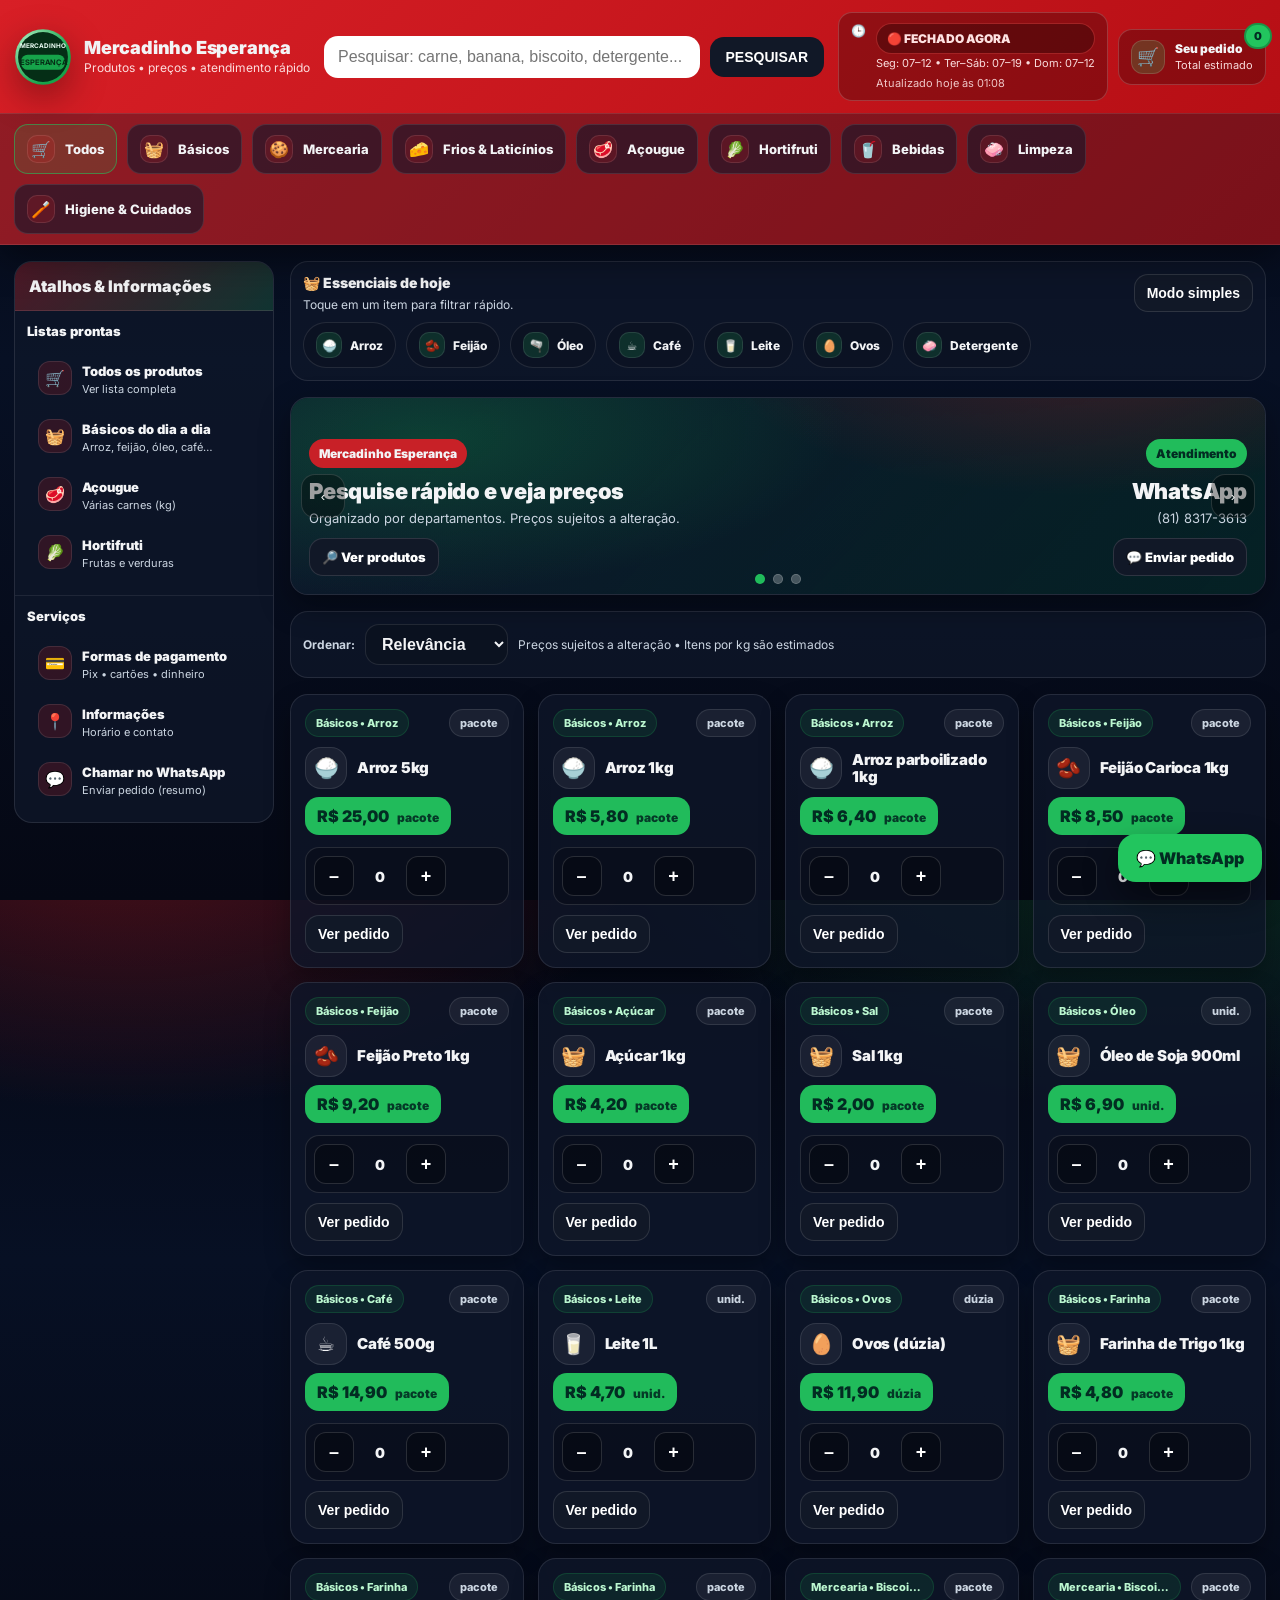
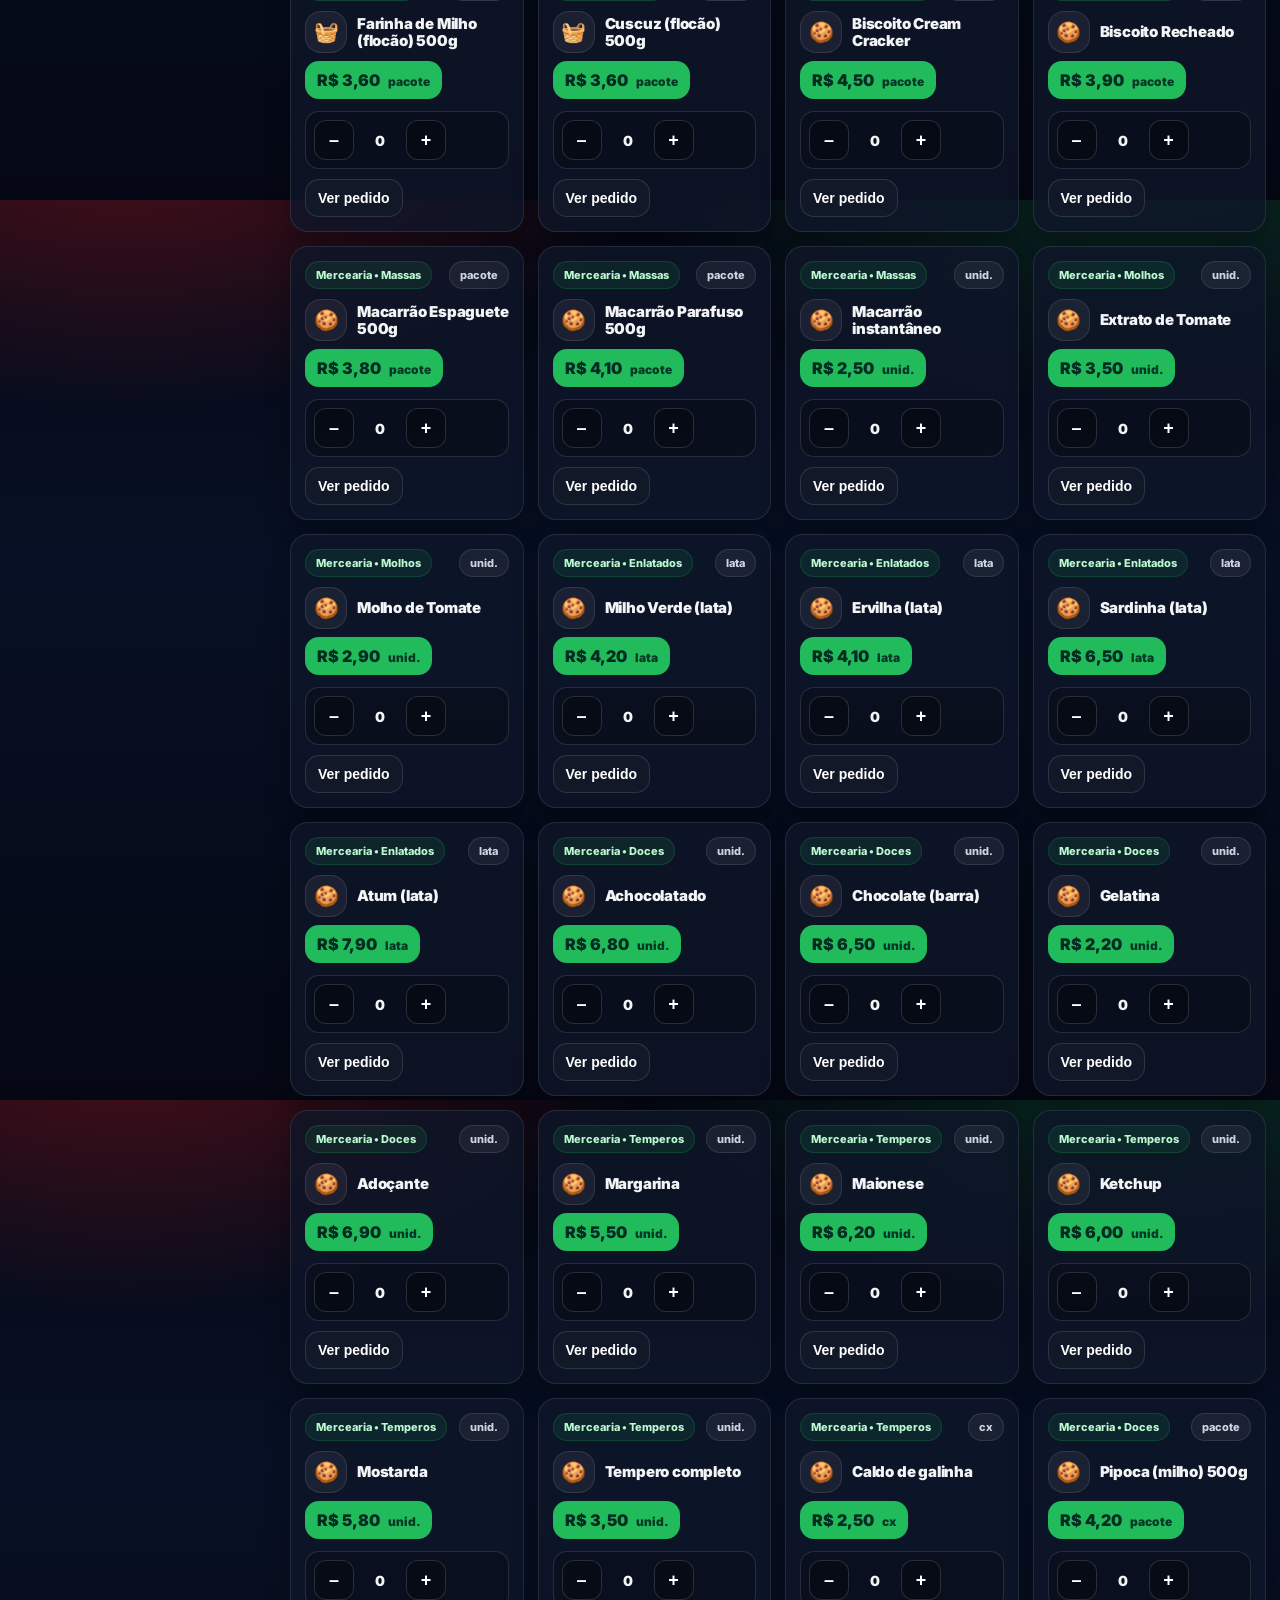
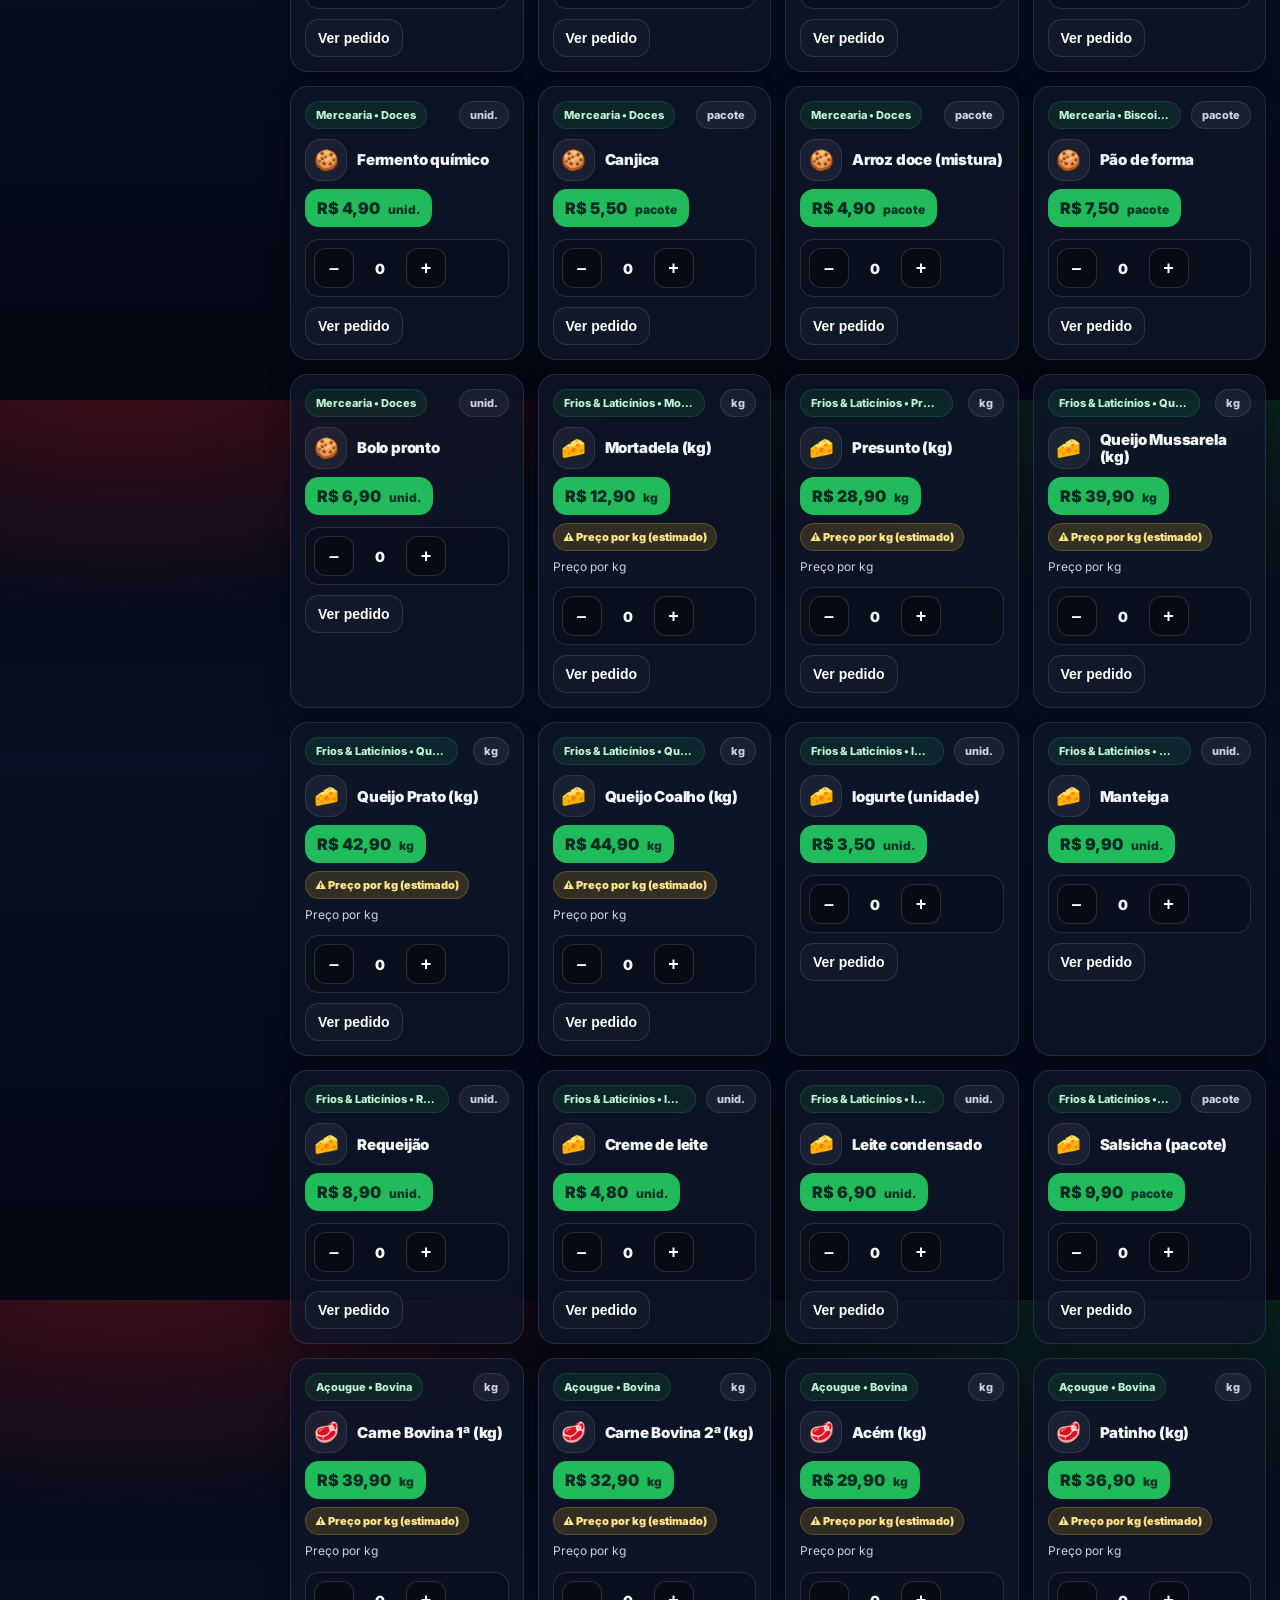
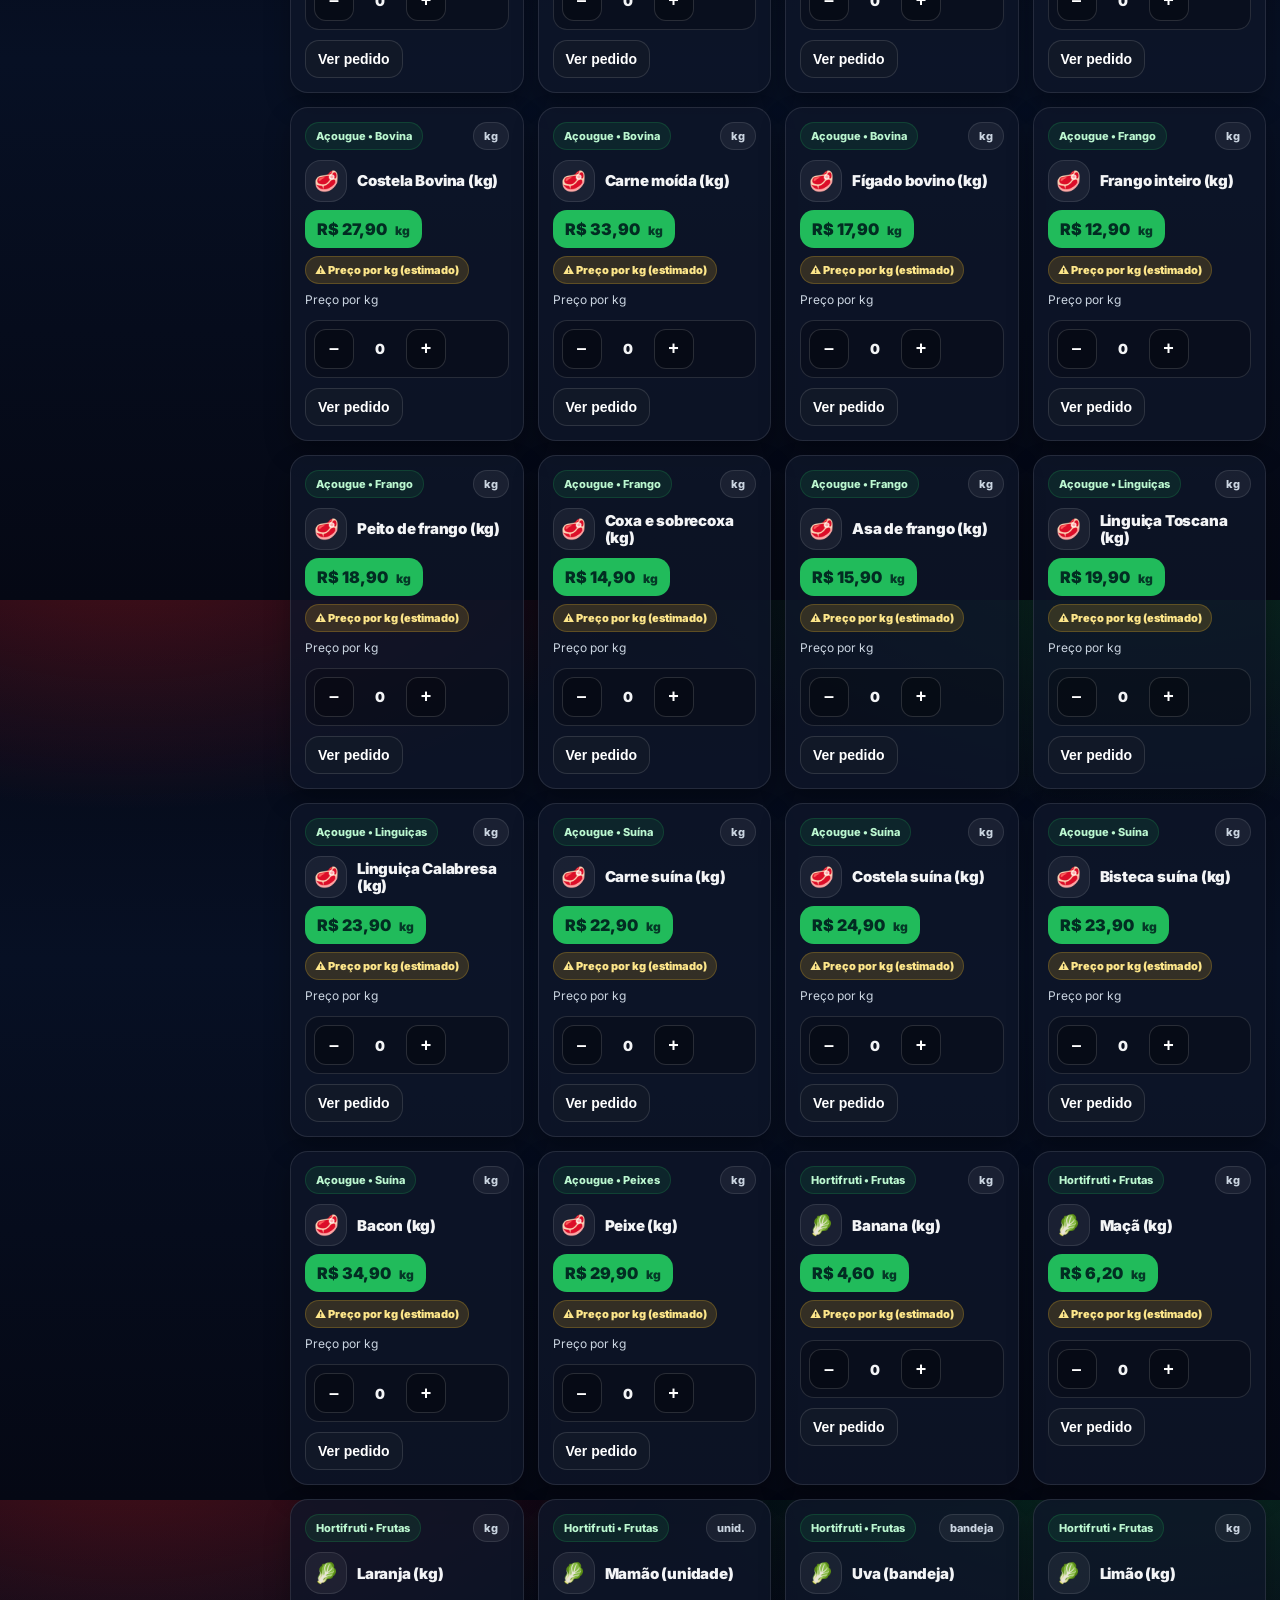
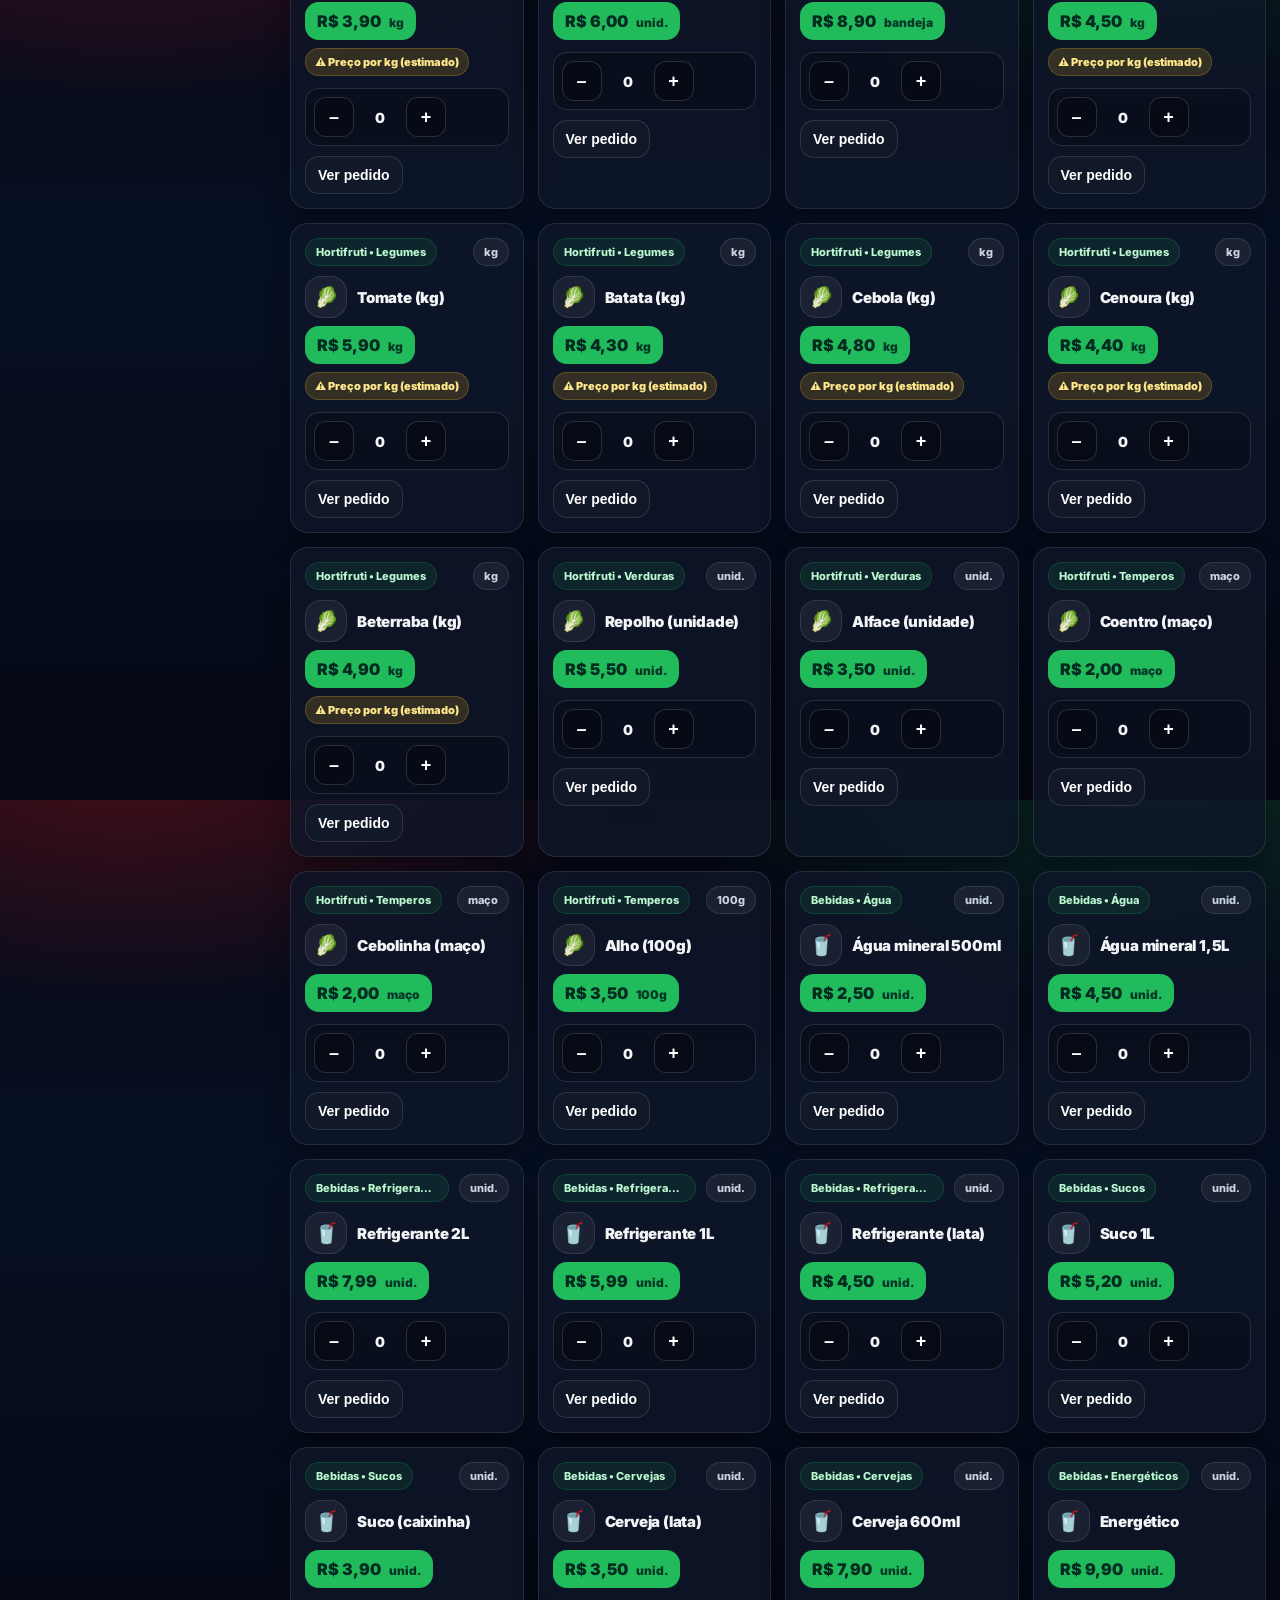
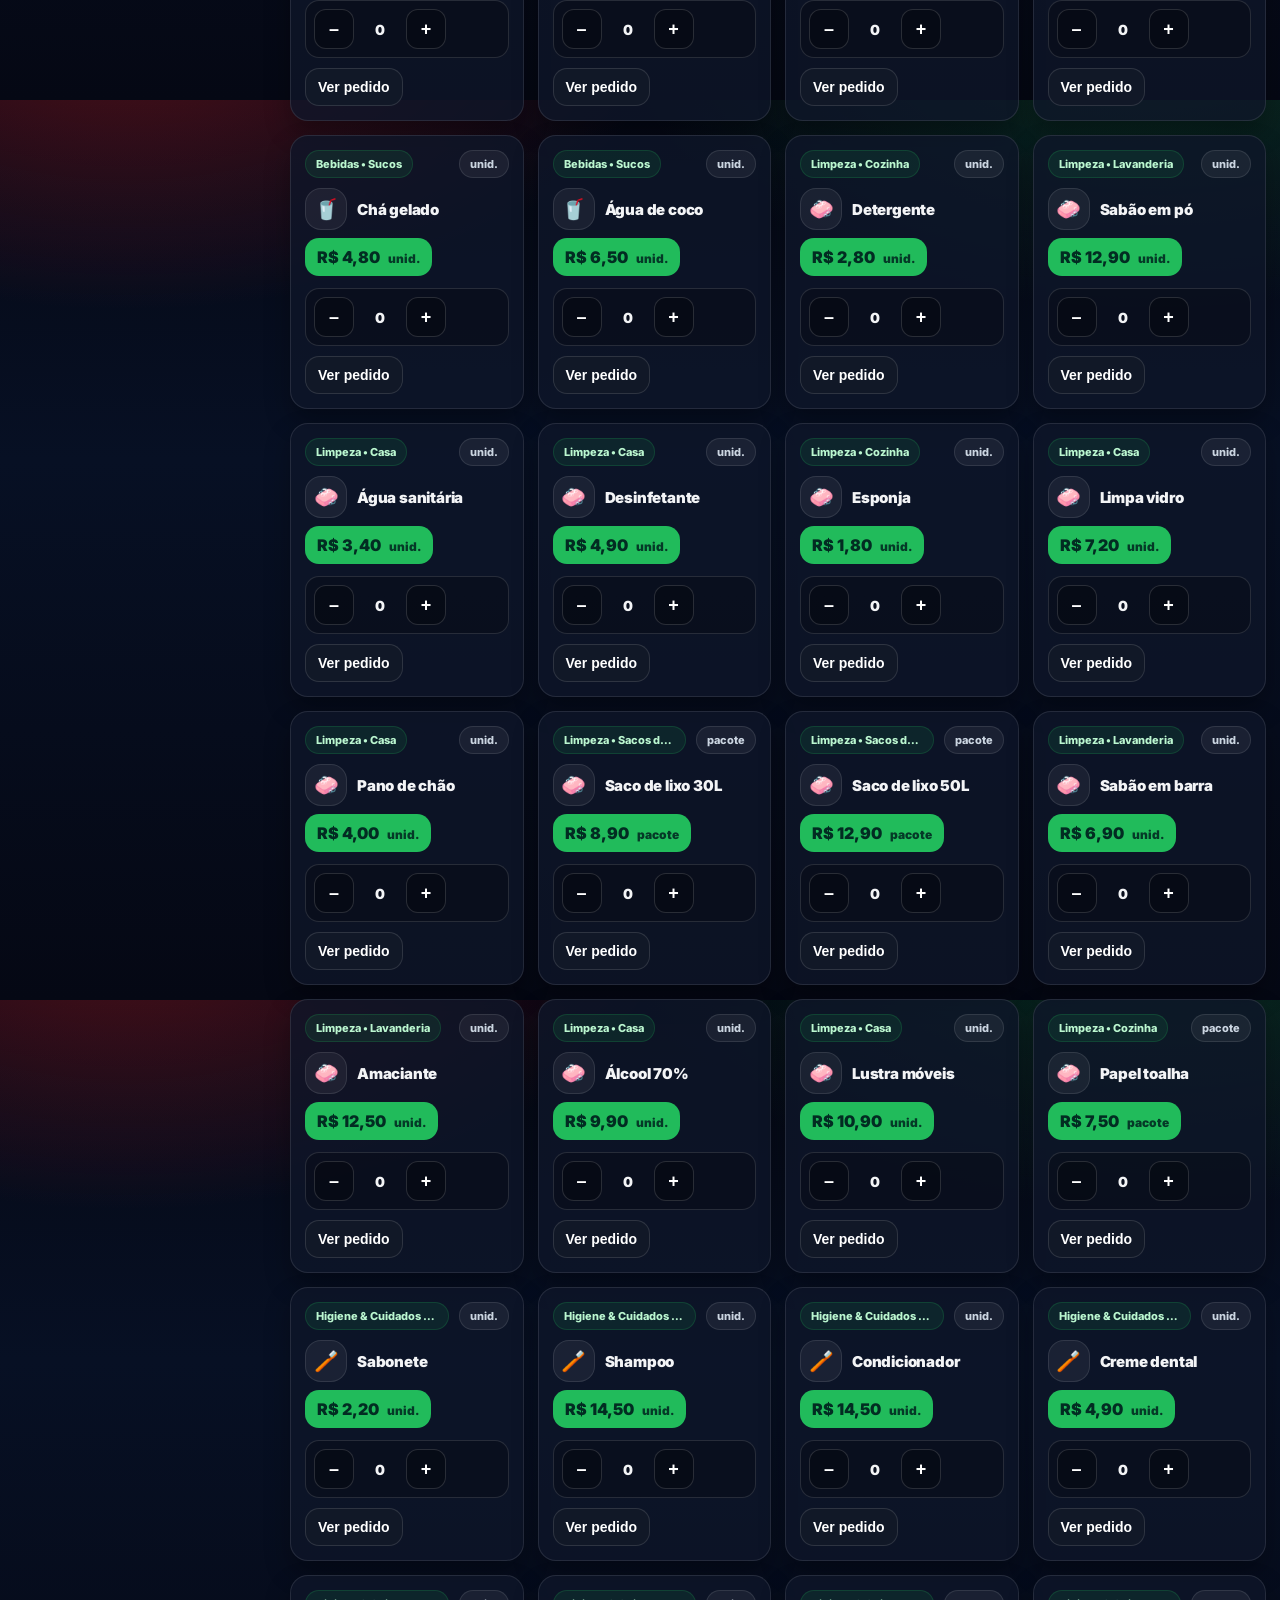
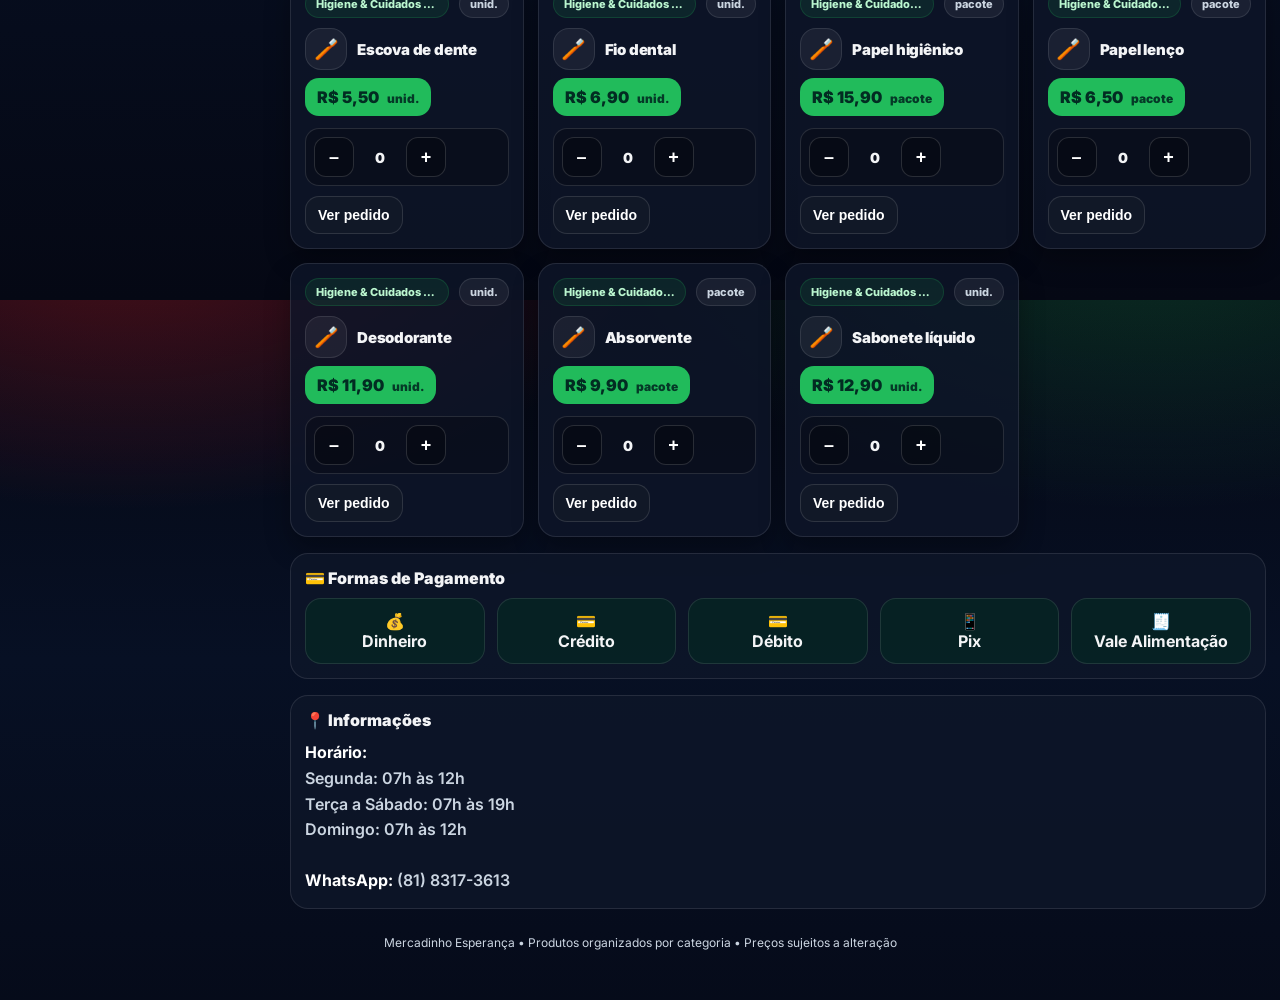
<file: index (1).html>
<!doctype html>
<html lang="pt-br">
<head>
<meta charset="utf-8" />
<meta name="viewport" content="width=device-width, initial-scale=1" />
<meta name="theme-color" content="#b30d13" />
<title>Mercadinho Esperança</title>

<!-- Fonte moderna (mais profissional) -->
<link rel="preconnect" href="https://fonts.googleapis.com">
<link rel="preconnect" href="https://fonts.gstatic.com" crossorigin>
<link href="https://fonts.googleapis.com/css2?family=Inter:wght@400;600;700;800;900&display=swap" rel="stylesheet">

<style>
  :root{
    --bg:#050814;
    --panel: rgba(15,23,42,.78);
    --panel2: rgba(15,23,42,.92);
    --border:rgba(255,255,255,.10);
    --muted:#cbd5e1;

    --red:#d81f26;
    --red2:#b30d13;

    --green:#22c55e;
    --green2:#16a34a;

    --text:#f3f4f6;
    --ink:#0b1220;

    /* padronização (mais profissional) */
    --r-lg:18px;
    --r-md:14px;

    --shadow-card: 0 12px 26px rgba(0,0,0,.30);
    --shadow-strong: 0 18px 50px rgba(0,0,0,.55);
  }

  *{box-sizing:border-box}
  html,body{height:100%}
  body{
    margin:0;
    font-family: Inter, system-ui, -apple-system, Segoe UI, Arial, sans-serif;
    color:var(--text);
    background:
      radial-gradient(900px 500px at 10% -10%, rgba(216,31,38,.35), transparent 60%),
      radial-gradient(900px 500px at 90% -10%, rgba(34,197,94,.22), transparent 60%),
      linear-gradient(180deg, var(--bg), #071024 40%, var(--bg));
    -webkit-tap-highlight-color: transparent;
    padding-bottom: 12px; /* desktop */
  }

  @keyframes drop{from{transform:translateY(-18px);opacity:0}to{transform:translateY(0);opacity:1}}
  @keyframes up{from{transform:translateY(14px);opacity:0}to{transform:translateY(0);opacity:1}}
  @keyframes pop{0%,100%{transform:scale(1)}50%{transform:scale(1.04)}}
  @keyframes shine{0%{transform:translateX(-120%)}100%{transform:translateX(220%)}}

  .wrap{max-width:1400px;margin:0 auto;padding:0 14px}

  /* ===== TOPBAR ===== */
  .topbar{
    background: linear-gradient(135deg, var(--red), var(--red2));
    box-shadow:0 12px 35px rgba(0,0,0,.45);
    position:sticky; top:0; z-index:100;
    animation: drop .45s ease;
    padding-top: env(safe-area-inset-top);
  }
  .top-row{
    display:flex;gap:14px;align-items:center;
    padding:12px 0;
  }

  .brand{
    display:flex;gap:12px;align-items:center;
    min-width:280px;
  }
  .logo{
    width:58px;height:58px;
    filter: drop-shadow(0 12px 18px rgba(0,0,0,.35));
    animation: pop 3s ease-in-out infinite;
  }
  .brand h1{margin:0;font-size:18px;line-height:1.1;font-weight:900;letter-spacing:-.2px}
  .brand small{display:block;color:#ffe7e7;font-size:12px;margin-top:2px;opacity:.95}

  .search{
    flex:1;
    display:flex;gap:10px;align-items:center;
  }
  .search input{
    width:100%;
    border:none;
    padding:12px 14px;
    border-radius:var(--r-md);
    outline:none;
    font-size:16px; /* mobile-friendly */
  }
  .search button{
    border:none;
    cursor:pointer;
    padding:12px 16px;
    border-radius:var(--r-md);
    font-weight:900;
    background:#111827;
    color:#fff;
    transition:.2s;
    font-size:14px;
    white-space:nowrap;
  }
  .search button:hover{transform:translateY(-2px)}

  .top-actions{display:flex;gap:10px;align-items:center}
  .pill{
    display:flex;gap:10px;align-items:flex-start;
    background: rgba(0,0,0,.25);
    border:1px solid rgba(255,255,255,.18);
    padding:10px 12px;
    border-radius:var(--r-md);
    font-size:12px;
    white-space:nowrap;
    position:relative;
    overflow:hidden;
  }
  .pill::after{
    content:"";
    position:absolute;top:0;left:0;height:100%;width:35%;
    background: linear-gradient(90deg, transparent, rgba(255,255,255,.18), transparent);
    transform:translateX(-120%);
    animation: shine 5s linear infinite;
  }
  .status{
    font-weight:900;
    padding:7px 10px;border-radius:999px;
    background: rgba(0,0,0,.3);
    border:1px solid rgba(255,255,255,.18);
  }
  .open{color:#bbf7d0;border-color:rgba(34,197,94,.45)}
  .closed{color:#fee2e2;border-color:rgba(239,68,68,.45)}
  .tiny{font-size:11px;color:#ffe7e7;opacity:.95;margin-top:2px}
  .updated{
    margin-top:6px;
    font-size:11px;
    color:#ffe7e7;
    opacity:.85;
  }

  /* ===== CART (badges) ===== */
  .cart{
    position:relative;
    display:flex;align-items:center;gap:10px;
    padding:10px 12px;border-radius:var(--r-md);
    border:1px solid rgba(255,255,255,.18);
    background: rgba(0,0,0,.25);
    cursor:pointer;
    transition:.2s;
    user-select:none;
  }
  .cart:hover{transform:translateY(-2px)}
  .cart-ic{
    width:34px;height:34px;border-radius:12px;
    display:grid;place-items:center;
    background: rgba(34,197,94,.22);
    border:1px solid rgba(255,255,255,.14);
    font-size:18px;
  }
  .badge{
    position:absolute;top:-7px;right:-7px;
    background: var(--green);
    color:#022c22;
    font-weight:900;
    border-radius:999px;
    padding:4px 8px;
    font-size:11px;
    border:2px solid rgba(0,0,0,.25);
  }

  /* ===== MENU DEPARTAMENTOS + SUBMENU ===== */
  .menu{
    background: rgba(17,24,39,.35);
    border-top:1px solid rgba(255,255,255,.10);
    border-bottom:1px solid rgba(255,255,255,.10);
  }
  .menu-row{
    display:flex;gap:10px;flex-wrap:wrap;
    padding:10px 0;
    align-items:center;
  }
  .dept{
    display:flex;gap:10px;align-items:center;
    padding:10px 12px;border-radius:var(--r-md);
    border:1px solid rgba(255,255,255,.10);
    background: rgba(15,23,42,.60);
    cursor:pointer;
    transition:.2s;
    user-select:none;
    white-space:nowrap;
  }
  .dept:hover{transform:translateY(-2px);border-color:rgba(34,197,94,.35)}
  .dept.active{
    background: rgba(34,197,94,.14);
    border-color: rgba(34,197,94,.55);
  }
  .dept .ic{
    width:28px;height:28px;border-radius:10px;
    display:grid;place-items:center;
    background: rgba(216,31,38,.20);
    border:1px solid rgba(255,255,255,.10);
    font-size:16px;
  }
  .dept span{font-size:13px;font-weight:800}

  .submenu{
    display:none;
    padding:10px 0 14px;
    border-top:1px solid rgba(255,255,255,.08);
    animation: up .25s ease;
  }
  .submenu.show{display:block}
  .subrow{
    display:flex;gap:10px;flex-wrap:wrap;
  }
  .sub{
    padding:9px 12px;
    border-radius:999px;
    border:1px solid rgba(255,255,255,.10);
    background: rgba(15,23,42,.65);
    cursor:pointer;
    transition:.2s;
    font-size:12px;
    color:var(--text);
    user-select:none;
    white-space:nowrap;
    font-weight:700;
  }
  .sub:hover{transform:translateY(-2px);border-color:rgba(34,197,94,.35)}
  .sub.active{
    background: rgba(34,197,94,.18);
    border-color: rgba(34,197,94,.50);
    color:#eafff2;
  }

  /* ===== LAYOUT PRINCIPAL ===== */
  .main{
    display:grid;
    grid-template-columns: 260px 1fr;
    gap:16px;
    margin-top:16px;
    align-items:start;
  }

  /* SIDEBAR */
  .sidebar{
    background: rgba(15,23,42,.75);
    border:1px solid rgba(255,255,255,.10);
    border-radius:var(--r-lg);
    overflow:hidden;
    animation: up .45s ease;
  }
  .side-header{
    padding:14px;
    font-weight:900;
    background: linear-gradient(135deg, rgba(216,31,38,.32), rgba(34,197,94,.18));
    border-bottom:1px solid rgba(255,255,255,.10);
  }
  .side-block{padding:12px 12px 14px;border-bottom:1px solid rgba(255,255,255,.08)}
  .side-block:last-child{border-bottom:none}
  .side-title{font-weight:900;margin:0 0 10px;font-size:13px}
  .side-item{
    display:flex;gap:10px;align-items:center;
    padding:10px;border-radius:var(--r-md);
    border:1px solid transparent;
    cursor:pointer;
    transition:.2s;
  }
  .side-item:hover{background:rgba(255,255,255,.05);border-color:rgba(34,197,94,.25);transform:translateY(-2px)}
  .side-ic{
    width:34px;height:34px;border-radius:12px;
    display:grid;place-items:center;
    background: rgba(216,31,38,.18);
    border:1px solid rgba(255,255,255,.10);
  }
  .side-item b{font-size:13px;font-weight:900}
  .side-item small{display:block;color:var(--muted);font-size:11px;margin-top:2px}

  /* CONTEÚDO */
  .content{display:flex;flex-direction:column;gap:16px;animation: up .45s ease}

  /* ===== ESSENCIAIS DO DIA (profissional: ajuda quem tem pressa) ===== */
  .essentials{
    background: rgba(15,23,42,.75);
    border:1px solid rgba(255,255,255,.10);
    border-radius:var(--r-lg);
    padding:12px;
  }
  .essentials .row{
    display:flex;align-items:center;justify-content:space-between;gap:10px;flex-wrap:wrap;
  }
  .essentials h4{margin:0;font-size:14px;font-weight:900}
  .essentials p{margin:6px 0 0;color:var(--muted);font-size:12px}
  .ess-chips{display:flex;gap:10px;flex-wrap:wrap;margin-top:10px}
  .ess-chip{
    display:inline-flex;align-items:center;gap:8px;
    padding:9px 12px;border-radius:999px;
    border:1px solid rgba(255,255,255,.10);
    background: rgba(11,18,32,.55);
    cursor:pointer;
    user-select:none;
    font-size:12px;
    font-weight:800;
    transition:.15s;
  }
  .ess-chip:hover{border-color: rgba(34,197,94,.35); transform: translateY(-1px)}
  .ess-chip .i{
    width:26px;height:26px;border-radius:10px;
    display:grid;place-items:center;
    background: rgba(34,197,94,.16);
    border:1px solid rgba(255,255,255,.10);
  }

  /* ===== CARROSSEL ===== */
  .carousel{
    border-radius:var(--r-lg);
    border:1px solid rgba(255,255,255,.10);
    overflow:hidden;
    background: rgba(15,23,42,.70);
    box-shadow:0 12px 30px rgba(0,0,0,.35);
    position:relative;
    min-height:190px;
  }
  .slides{display:flex;transition:transform .55s ease;width:100%}
  .slide{min-width:100%;padding:18px;position:relative;overflow:hidden}
  .slide::before{
    content:"";
    position:absolute;inset:-60px;
    background:
      radial-gradient(700px 260px at 18% 28%, rgba(34,197,94,.22), transparent 60%),
      radial-gradient(650px 280px at 80% 0%, rgba(216,31,38,.25), transparent 60%),
      linear-gradient(135deg, rgba(15,23,42,.88), rgba(2,44,34,.55));
    filter:saturate(1.15);
    transform:rotate(-2deg);
  }
  .slide .inner{
    position:relative;
    display:flex;
    align-items:flex-end;
    justify-content:space-between;
    gap:18px;
    min-height:160px;
  }
  .tag{
    display:inline-flex;align-items:center;gap:8px;
    background: rgba(216,31,38,.92);
    padding:7px 10px;border-radius:999px;
    font-size:12px;font-weight:900;
  }
  .tag.green{background: rgba(34,197,94,.95); color:#022c22;}
  .slide h2{margin:10px 0 6px;font-size:22px;font-weight:900;letter-spacing:-.2px}
  .slide p{margin:0;color:var(--muted);font-size:13px;line-height:1.35}
  .cta{
    margin-top:10px;
    display:inline-flex;align-items:center;gap:8px;
    background:#111827;
    border:1px solid rgba(255,255,255,.12);
    color:#fff;
    padding:10px 12px;border-radius:var(--r-md);
    font-weight:900;font-size:13px;
    cursor:pointer;
    user-select:none;
  }
  .nav{
    position:absolute;inset:0;
    display:flex;align-items:center;justify-content:space-between;
    pointer-events:none;
    padding:0 10px;
  }
  .nav button{
    pointer-events:auto;
    border:none;
    width:44px;height:44px;border-radius:var(--r-md);
    background: rgba(0,0,0,.35);
    border:1px solid rgba(255,255,255,.14);
    color:#fff;
    cursor:pointer;
    transition:.2s;
  }
  .nav button:hover{transform:translateY(-2px);background: rgba(0,0,0,.50)}
  .dots{
    position:absolute;left:0;right:0;bottom:10px;
    display:flex;gap:8px;justify-content:center;
  }
  .dot{
    width:10px;height:10px;border-radius:999px;
    background: rgba(255,255,255,.25);
    border:1px solid rgba(255,255,255,.18);
    cursor:pointer;
    transition:.2s;
  }
  .dot.active{
    background: rgba(34,197,94,.95);
    border-color: rgba(34,197,94,.65);
  }

  /* CONTROLES */
  .controls{
    display:flex;gap:10px;flex-wrap:wrap;align-items:center;
    background: rgba(15,23,42,.75);
    border:1px solid rgba(255,255,255,.10);
    border-radius:var(--r-lg);
    padding:12px;
  }
  .controls select{
    border:none;outline:none;
    padding:10px 12px;border-radius:var(--r-md);
    background:#0b1220;color:var(--text);
    border:1px solid rgba(255,255,255,.10);
    font-size:16px;
    font-weight:700;
  }
  .hint{color:var(--muted);font-size:12px}

  /* PRODUTOS */
  .grid{
    display:grid;
    grid-template-columns:repeat(auto-fit, minmax(220px, 1fr));
    gap:14px;
  }
  .card{
    background: var(--panel);
    border:1px solid rgba(255,255,255,.10);
    border-radius:var(--r-lg);
    padding:14px;
    box-shadow:var(--shadow-card);
    transition:.18s;
    animation: up .30s ease;
  }
  .card:hover{
    transform: translateY(-4px);
    border-color: rgba(34,197,94,.30);
    box-shadow:0 18px 40px rgba(0,0,0,.45);
  }

  .meta{display:flex;justify-content:space-between;gap:10px;align-items:center;margin-bottom:10px}
  .chip{
    font-size:11px;color:#bbf7d0;
    background: rgba(34,197,94,.10);
    border:1px solid rgba(34,197,94,.18);
    padding:6px 10px;border-radius:999px;
    max-width: 75%;
    overflow:hidden;text-overflow:ellipsis;white-space:nowrap;
    font-weight:800;
  }
  .unit{
    font-size:11px;color:var(--muted);
    background: rgba(255,255,255,.06);
    border:1px solid rgba(255,255,255,.10);
    padding:6px 10px;border-radius:999px;
    white-space:nowrap;
    font-weight:800;
  }

  /* mini “thumb” (dá cara profissional mesmo sem foto real) */
  .thumb{
    display:flex;
    align-items:center;
    gap:10px;
    margin-bottom:8px;
  }
  .thumb .pic{
    width:42px;height:42px;border-radius:16px;
    display:grid;place-items:center;
    background: rgba(255,255,255,.06);
    border:1px solid rgba(255,255,255,.10);
    font-size:20px;
  }
  .thumb .name{
    flex:1;
    font-weight:900;
    font-size:15px;
    line-height:1.15;
    letter-spacing:-.2px;
  }

  /* Preço (profissional: maior destaque) */
  .price-row{
    display:flex;
    align-items:center;
    gap:8px;
    flex-wrap:wrap;
  }
  .price{
    display:inline-flex;
    align-items:baseline;
    gap:8px;
    font-weight:900;
    background: rgba(34,197,94,.95);
    color:#022c22;
    padding:9px 12px;border-radius:var(--r-md);
    font-size:16px;
  }
  .price small{
    font-weight:900;
    opacity:.9;
    font-size:12px;
  }

  .kg-badge{
    display:inline-flex;
    align-items:center;
    gap:6px;
    padding:6px 9px;
    border-radius:999px;
    background: rgba(251,191,36,.16);
    border:1px solid rgba(251,191,36,.22);
    color:#fde68a;
    font-size:11px;
    font-weight:900;
  }

  .note{margin-top:8px;color:var(--muted);font-size:12px;line-height:1.35}

  /* Stepper (– 0 +) = UX de app */
  .buyrow{
    margin-top:12px;
    display:flex;
    gap:10px;
    align-items:center;
    justify-content:space-between;
    flex-wrap:wrap;
  }
  .stepper{
    display:flex;align-items:center;gap:8px;
    background: rgba(0,0,0,.22);
    border:1px solid rgba(255,255,255,.12);
    border-radius:var(--r-md);
    padding:8px;
    flex:1;
    min-width: 170px;
  }
  .stepper button{
    width:40px;height:40px;
    border-radius:12px;
    border:1px solid rgba(255,255,255,.14);
    background: rgba(0,0,0,.25);
    color:#fff;
    cursor:pointer;
    font-size:18px;
    font-weight:900;
  }
  .stepper button:active{transform:scale(.98)}
  .stepper .qty{
    min-width:36px;
    text-align:center;
    font-weight:900;
    font-size:14px;
  }
  .mini{
    padding:10px 12px;
    border-radius:var(--r-md);
    border:1px solid rgba(255,255,255,.12);
    background:#111827;
    color:#fff;
    cursor:pointer;
    font-size:14px;
    font-weight:900;
    white-space:nowrap;
  }
  .mini:active{transform:scale(.99)}

  /* INFO + PAGAMENTOS */
  .info{
    background: rgba(15,23,42,.75);
    border:1px solid rgba(255,255,255,.10);
    border-radius:var(--r-lg);
    padding:14px;
  }
  .info h4{margin:0 0 10px;font-weight:900}
  .paygrid{
    display:grid;
    grid-template-columns:repeat(auto-fit, minmax(160px, 1fr));
    gap:12px;
    margin-top:10px;
  }
  .pay{
    background: rgba(2,44,34,.55);
    border:1px solid rgba(255,255,255,.10);
    border-radius:16px;
    padding:12px;
    text-align:center;
    transition:.18s;
    font-weight:800;
  }
  .pay:hover{
    transform: translateY(-3px);
    background: rgba(34,197,94,.18);
    border-color: rgba(34,197,94,.30);
  }

  /* MODAL carrinho */
  .modal{
    position:fixed;inset:0;
    background: rgba(0,0,0,.55);
    display:none;
    align-items:center;justify-content:center;
    z-index:200;
    padding:14px;
  }
  .modal.show{display:flex}
  .modal-card{
    width:min(760px, 100%);
    background: var(--panel2);
    border:1px solid rgba(255,255,255,.12);
    border-radius:var(--r-lg);
    overflow:hidden;
    box-shadow:var(--shadow-strong);
    animation: up .25s ease;
  }
  .modal-head{
    display:flex;align-items:center;justify-content:space-between;
    padding:14px;
    background: linear-gradient(135deg, rgba(216,31,38,.25), rgba(34,197,94,.16));
    border-bottom:1px solid rgba(255,255,255,.10);
  }
  .modal-head b{font-size:14px;font-weight:900}
  .close{
    width:40px;height:40px;border-radius:var(--r-md);
    border:1px solid rgba(255,255,255,.14);
    background: rgba(0,0,0,.30);
    color:#fff;cursor:pointer;
    font-weight:900;
  }
  .modal-body{padding:14px;color:var(--muted);line-height:1.6}
  .modal-foot{
    padding:14px;
    border-top:1px solid rgba(255,255,255,.10);
    display:flex;gap:10px;justify-content:flex-end;flex-wrap:wrap;
  }
  .btn{
    border:none;
    background:#111827;
    color:#fff;
    padding:10px 12px;border-radius:var(--r-md);
    cursor:pointer;
    border:1px solid rgba(255,255,255,.12);
    font-size:16px;
    font-weight:900;
  }
  .btn.green{
    background: rgba(34,197,94,.95);
    color:#022c22;
    border-color: rgba(34,197,94,.55);
  }

  /* Carrinho detalhado (profissional) */
  .cart-list{
    margin-top:12px;
    background: rgba(0,0,0,.22);
    border:1px solid rgba(255,255,255,.10);
    border-radius:var(--r-md);
    padding:12px;
  }
  .cart-line{
    display:flex;
    justify-content:space-between;
    gap:10px;
    padding:10px 0;
    border-bottom:1px solid rgba(255,255,255,.08);
    font-size:13px;
  }
  .cart-line:last-child{border-bottom:none}
  .cart-line b{color:#fff}
  .cart-total{
    margin-top:10px;
    display:flex;
    justify-content:space-between;
    font-weight:900;
    color:#fff;
  }
  .cart-hint{
    margin-top:8px;
    font-size:12px;
    color:var(--muted);
  }

  /* WHATS (inteligente) */
  .whatsapp{
    position:fixed;
    right:18px;bottom:18px;
    background: var(--green);
    color:#022c22;
    padding:14px 18px;
    border-radius:var(--r-lg);
    text-decoration:none;
    font-weight:900;
    box-shadow:0 16px 34px rgba(0,0,0,.45);
    z-index:120;
    transition: transform .2s, opacity .2s;
  }
  .whatsapp.hide{
    opacity:0;
    transform: translateY(10px);
    pointer-events:none;
  }

  footer{padding:26px 0 50px;color:var(--muted);font-size:12px;text-align:center}

  /* ===== MOBILE ACTIONS (menu + carrinho) ===== */
  .hamb, .mobile-actions, .side-backdrop{ display:none; }
  .hamb{
    display:flex;
    align-items:center;
    gap:10px;
    padding:10px 12px;
    border-radius:var(--r-md);
    border:1px solid rgba(255,255,255,.18);
    background: rgba(0,0,0,.25);
    color:#fff;
    cursor:pointer;
    user-select:none;
    font-weight:900;
  }
  .hamb .ic{
    width:34px;height:34px;border-radius:12px;
    display:grid;place-items:center;
    background: rgba(34,197,94,.22);
    border:1px solid rgba(255,255,255,.14);
    font-size:18px;
  }

  /* ===== BARRA FIXA DO CARRINHO (mobile) ===== */
  .cartbar{
    display:none;
    position:fixed;
    left:0; right:0;
    bottom:0;
    padding:10px 12px calc(10px + env(safe-area-inset-bottom));
    background: rgba(15,23,42,.94);
    border-top:1px solid rgba(255,255,255,.10);
    z-index:220;
    backdrop-filter: blur(8px);
  }
  .cartbar .inner{
    max-width:1400px;
    margin:0 auto;
    display:flex;
    gap:10px;
    align-items:center;
    justify-content:space-between;
  }
  .cartbar .left{
    display:flex;
    gap:10px;
    align-items:center;
    min-width: 0;
  }
  .cartbar .bubble{
    width:42px;height:42px;border-radius:var(--r-md);
    display:grid;place-items:center;
    background: rgba(34,197,94,.20);
    border:1px solid rgba(255,255,255,.12);
    font-size:18px;
    flex:0 0 auto;
  }
  .cartbar .meta{
    display:flex;flex-direction:column;gap:2px;
    min-width:0;
  }
  .cartbar .meta b{
    font-size:13px;color:#fff;font-weight:900;
    white-space:nowrap;overflow:hidden;text-overflow:ellipsis;
  }
  .cartbar .meta small{font-size:12px;color:var(--muted);font-weight:700}
  .cartbar .go{
    border:none;
    cursor:pointer;
    padding:12px 14px;
    border-radius:var(--r-md);
    font-weight:900;
    background: rgba(34,197,94,.95);
    color:#022c22;
    border:1px solid rgba(34,197,94,.55);
    white-space:nowrap;
  }

  /* ===== “HEADER COMPACTO” quando rolar (mobile) ===== */
  .topbar.compact .brand{display:none}
  .topbar.compact .menu{display:none}
  .topbar.compact .mobile-actions{display:none}
  .topbar.compact .top-row{padding:10px 0}
  .topbar.compact .search{margin-top:0}

  /* ===== RESPONSIVO ===== */
  @media (max-width: 980px){
    body{ padding-bottom: 92px; } /* espaço pra cartbar */

    /* reduz animações pesadas no mobile (performance) */
    .logo{animation:none}
    .pill::after{animation:none}

    .brand{min-width:auto}
    .top-actions{display:none}
    .main{grid-template-columns: 1fr}

    .top-row{flex-wrap:wrap; gap:10px; padding:10px 0}
    .brand{width:100%}
    .logo{width:46px;height:46px}
    .brand h1{font-size:16px}
    .brand small{font-size:11px}

    .search{width:100%; flex: 0 0 100%; gap:8px}
    .search input{height:44px;padding:10px 12px;border-radius:var(--r-md)}
    .search button{height:44px;padding:10px 14px;border-radius:var(--r-md)}

    /* actions mobile */
    .mobile-actions{
      display:flex;
      width:100%;
      gap:10px;
      align-items:center;
      justify-content:space-between;
    }
    #cartBtnMobile{flex:1; justify-content:center; height:48px}
    .hamb{height:48px}

    /* menu departamentos vira faixa rolável */
    .menu-row{
      flex-wrap:nowrap;
      overflow:auto;
      -webkit-overflow-scrolling: touch;
      scrollbar-width:none;
      padding:8px 0 10px;
      gap:10px;
    }
    .menu-row::-webkit-scrollbar{display:none}
    .dept{flex:0 0 auto; padding:9px 10px;border-radius:var(--r-md)}
    .dept .ic{width:26px;height:26px;border-radius:10px;font-size:15px}
    .dept span{font-size:12px}

    /* submenu rolável */
    .submenu{padding:8px 0 12px}
    .subrow{
      flex-wrap:nowrap;
      overflow:auto;
      -webkit-overflow-scrolling: touch;
      scrollbar-width:none;
      gap:10px;
    }
    .subrow::-webkit-scrollbar{display:none}
    .sub{flex:0 0 auto; padding:8px 10px}

    /* sidebar off-canvas */
    .sidebar{
      position:fixed;
      top:0; left:0;
      height:100dvh;
      width:min(360px, 88vw);
      z-index:260;
      transform:translateX(-110%);
      transition: transform .25s ease;
      border-radius:0 var(--r-lg) var(--r-lg) 0;
      box-shadow: 20px 0 60px rgba(0,0,0,.55);
    }
    .sidebar.open{ transform:translateX(0) }
    .side-backdrop{
      display:none;
      position:fixed; inset:0;
      background: rgba(0,0,0,.55);
      z-index:250;
    }
    .side-backdrop.show{ display:block; }

    /* carrossel menor e mais “app” */
    .carousel{min-height:0}
    .slide{padding:14px}
    .slide .inner{
      flex-direction:column;
      align-items:flex-start;
      gap:12px;
      min-height:0;
    }
    .tag{font-size:11px;padding:6px 9px}
    .slide h2{font-size:17px;line-height:1.15}
    .slide p{font-size:12px}
    .nav button{width:42px;height:42px;border-radius:var(--r-md)}

    /* cards: 2 colunas */
    .grid{
      grid-template-columns: repeat(2, minmax(0, 1fr));
      gap:12px;
    }
    .card{padding:12px;border-radius:var(--r-lg)}
    .thumb .name{font-size:14px}
    .price{font-size:16px}

    /* WhatsApp não cobre conteúdo + aparece mais inteligente via JS */
    .whatsapp{
      right:12px;
      bottom:98px; /* acima da cartbar */
      padding:12px 14px;
      border-radius:16px;
      font-size:14px;
    }

    /* cartbar aparece */
    .cartbar{display:block}
    footer{padding-bottom:120px}
  }

  @media (max-width: 420px){
    .wrap{padding:0 12px}
    .grid{grid-template-columns:1fr}
  }
</style>
</head>

<body>

<!-- TOPO -->
<div class="topbar" id="topbar">
  <div class="wrap">
    <div class="top-row">

      <div class="brand">
        <svg class="logo" viewBox="0 0 200 200" aria-label="Logo Mercadinho Esperança">
          <defs>
            <radialGradient id="g" cx="30%" cy="30%" r="70%">
              <stop offset="0%" stop-color="#bbf7d0"/>
              <stop offset="100%" stop-color="#16a34a"/>
            </radialGradient>
          </defs>
          <circle cx="100" cy="100" r="96" fill="url(#g)"/>
          <circle cx="100" cy="100" r="86" fill="#052e16"/>
          <rect x="25" y="92" width="150" height="52" rx="22" fill="#16a34a"/>
          <text x="100" y="70" text-anchor="middle" font-size="22" fill="#ecfdf5" font-weight="bold">MERCADINHO</text>
          <text x="100" y="126" text-anchor="middle" font-size="26" fill="#052e16" font-weight="bold">ESPERANÇA</text>
        </svg>
        <div>
          <h1>Mercadinho Esperança</h1>
          <small>Produtos • preços • atendimento rápido</small>
        </div>
      </div>

      <div class="search">
        <input id="search" placeholder="Pesquisar: carne, banana, biscoito, detergente..." />
        <button id="btnSearch">PESQUISAR</button>
      </div>

      <!-- AÇÕES MOBILE -->
      <div class="mobile-actions">
        <div class="hamb" id="hambBtn" aria-label="Abrir navegação">
          <div class="ic">☰</div>
          <div style="font-size:12px;line-height:1.1">
            <b style="font-weight:900">Menu</b><br>
            <span style="font-weight:700;opacity:.9;font-size:11px">Info e atalhos</span>
          </div>
        </div>

        <div class="cart" id="cartBtnMobile" title="Seu pedido">
          <div class="cart-ic">🛒</div>
          <div style="font-weight:900;font-size:12px;">Seu pedido</div>
          <div class="badge" id="cartCountMobile">0</div>
        </div>
      </div>

      <!-- AÇÕES DESKTOP -->
      <div class="top-actions">
        <div class="pill">
          <span>🕒</span>
          <div>
            <div id="status" class="status">Verificando…</div>
            <div class="tiny">Seg: 07–12 • Ter–Sáb: 07–19 • Dom: 07–12</div>
            <div class="updated" id="updatedAt">Atualizado hoje</div>
          </div>
        </div>

        <div class="cart" id="cartBtn" title="Seu pedido">
          <div class="cart-ic">🛒</div>
          <div>
            <div style="font-weight:900;font-size:12px;">Seu pedido</div>
            <div class="tiny">Total estimado</div>
          </div>
          <div class="badge" id="cartCount">0</div>
        </div>
      </div>

    </div>
  </div>

  <!-- MENU DEPARTAMENTOS -->
  <div class="menu" id="menuBar">
    <div class="wrap">
      <div class="menu-row" id="deptRow"></div>
      <div class="submenu" id="submenu">
        <div class="subrow" id="subRow"></div>
      </div>
    </div>
  </div>
</div>

<div class="wrap">
  <div class="main">

    <!-- Backdrop sidebar (mobile) -->
    <div class="side-backdrop" id="sideBackdrop"></div>

    <!-- SIDEBAR (no mobile vira gaveta) -->
    <aside class="sidebar" id="sidebar">
      <div class="side-header">Atalhos & Informações</div>

      <div class="side-block">
        <div class="side-title">Listas prontas</div>
        <div class="side-item" id="goAll">
          <div class="side-ic">🛒</div>
          <div><b>Todos os produtos</b><small>Ver lista completa</small></div>
        </div>
        <div class="side-item" id="goBasics">
          <div class="side-ic">🧺</div>
          <div><b>Básicos do dia a dia</b><small>Arroz, feijão, óleo, café…</small></div>
        </div>
        <div class="side-item" id="goMeat">
          <div class="side-ic">🥩</div>
          <div><b>Açougue</b><small>Várias carnes (kg)</small></div>
        </div>
        <div class="side-item" id="goHorti">
          <div class="side-ic">🥬</div>
          <div><b>Hortifruti</b><small>Frutas e verduras</small></div>
        </div>
      </div>

      <div class="side-block">
        <div class="side-title">Serviços</div>
        <div class="side-item" id="goPay">
          <div class="side-ic">💳</div>
          <div><b>Formas de pagamento</b><small>Pix • cartões • dinheiro</small></div>
        </div>
        <div class="side-item" id="goInfo">
          <div class="side-ic">📍</div>
          <div><b>Informações</b><small>Horário e contato</small></div>
        </div>
        <div class="side-item" id="goWhatsappSide">
          <div class="side-ic">💬</div>
          <div><b>Chamar no WhatsApp</b><small>Enviar pedido (resumo)</small></div>
        </div>
      </div>
    </aside>

    <!-- CONTEÚDO -->
    <section class="content">

      <!-- ESSENCIAIS -->
      <div class="essentials" id="essentials">
        <div class="row">
          <div>
            <h4>🧺 Essenciais de hoje</h4>
            <p>Toque em um item para filtrar rápido.</p>
          </div>
          <button class="mini" id="modeSimpleBtn" title="Alternar modo simples">Modo simples</button>
        </div>
        <div class="ess-chips">
          <div class="ess-chip" data-ess="Arroz"><span class="i">🍚</span>Arroz</div>
          <div class="ess-chip" data-ess="Feijão"><span class="i">🫘</span>Feijão</div>
          <div class="ess-chip" data-ess="Óleo"><span class="i">🫗</span>Óleo</div>
          <div class="ess-chip" data-ess="Café"><span class="i">☕</span>Café</div>
          <div class="ess-chip" data-ess="Leite"><span class="i">🥛</span>Leite</div>
          <div class="ess-chip" data-ess="Ovos"><span class="i">🥚</span>Ovos</div>
          <div class="ess-chip" data-ess="Detergente"><span class="i">🧼</span>Detergente</div>
        </div>
      </div>

      <!-- CARROSSEL -->
      <div class="carousel" id="carousel">
        <div class="slides" id="slides">
          <div class="slide">
            <div class="inner">
              <div>
                <div class="tag">Mercadinho Esperança</div>
                <h2>Pesquise rápido e veja preços</h2>
                <p>Organizado por departamentos. Preços sujeitos a alteração.</p>
                <div class="cta" onclick="document.getElementById('grid').scrollIntoView({behavior:'smooth'})">🔎 Ver produtos</div>
              </div>
              <div style="text-align:right">
                <div class="tag green">Atendimento</div>
                <h2 style="margin-top:10px">WhatsApp</h2>
                <p>(81) 8317-3613</p>
                <div class="cta" id="ctaWhats">💬 Enviar pedido</div>
              </div>
            </div>
          </div>

          <div class="slide">
            <div class="inner">
              <div>
                <div class="tag">Interface profissional</div>
                <h2>Filtro por categoria + busca</h2>
                <p>Toque em um departamento e uma subcategoria para filtrar melhor.</p>
                <div class="cta" onclick="document.getElementById('deptRow').scrollIntoView({behavior:'smooth'})">🧭 Escolher departamento</div>
              </div>
              <div style="text-align:right">
                <div class="tag green">Dica</div>
                <h2 style="margin-top:10px">Use “Enter”</h2>
                <p>Digite e aperte Enter para buscar.</p>
              </div>
            </div>
          </div>

          <div class="slide">
            <div class="inner">
              <div>
                <div class="tag">Horário</div>
                <h2>Aberto/Fechado automático</h2>
                <p>Seg: 07–12 • Ter–Sáb: 07–19 • Dom: 07–12</p>
                <div class="cta" onclick="document.getElementById('infoBox').scrollIntoView({behavior:'smooth'})">📍 Ver informações</div>
              </div>
              <div style="text-align:right">
                <div class="tag green">Pagamento</div>
                <h2 style="margin-top:10px">Pix e Cartões</h2>
                <p>Dinheiro • Crédito • Débito • Pix • Vale</p>
                <div class="cta" onclick="document.getElementById('payBox').scrollIntoView({behavior:'smooth'})">💳 Ver pagamentos</div>
              </div>
            </div>
          </div>
        </div>

        <div class="nav">
          <button id="prev" aria-label="Anterior">‹</button>
          <button id="next" aria-label="Próximo">›</button>
        </div>

        <div class="dots" id="dots"></div>
      </div>

      <!-- CONTROLES -->
      <div class="controls">
        <label class="hint"><b>Ordenar:</b></label>
        <select id="order">
          <option value="relevancia">Relevância</option>
          <option value="menor">Menor preço</option>
          <option value="maior">Maior preço</option>
          <option value="az">Nome (A–Z)</option>
        </select>
        <span class="hint">Preços sujeitos a alteração • Itens por kg são estimados</span>
      </div>

      <!-- PRODUTOS -->
      <div class="grid" id="grid"></div>

      <!-- PAGAMENTOS -->
      <div class="info" id="payBox">
        <h4>💳 Formas de Pagamento</h4>
        <div class="paygrid">
          <div class="pay">💰<br><b>Dinheiro</b></div>
          <div class="pay">💳<br><b>Crédito</b></div>
          <div class="pay">💳<br><b>Débito</b></div>
          <div class="pay">📱<br><b>Pix</b></div>
          <div class="pay">🧾<br><b>Vale Alimentação</b></div>
        </div>
      </div>

      <!-- INFORMAÇÕES -->
      <div class="info" id="infoBox">
        <h4>📍 Informações</h4>
        <div style="color:var(--muted);line-height:1.6;font-weight:600">
          <b style="color:#fff">Horário:</b><br>
          Segunda: 07h às 12h<br>
          Terça a Sábado: 07h às 19h<br>
          Domingo: 07h às 12h<br><br>
          <b style="color:#fff">WhatsApp:</b> (81) 8317-3613
        </div>
      </div>

    </section>
  </div>

  <footer>Mercadinho Esperança • Produtos organizados por categoria • Preços sujeitos a alteração</footer>
</div>

<!-- BARRA FIXA DO CARRINHO (mobile) -->
<div class="cartbar" id="cartbar" aria-hidden="false">
  <div class="inner">
    <div class="left">
      <div class="bubble">🛒</div>
      <div class="meta">
        <b id="cartbarTitle">Seu pedido</b>
        <small id="cartbarSub">0 itens • R$ 0,00</small>
      </div>
    </div>
    <button class="go" id="cartbarBtn">Ver pedido</button>
  </div>
</div>

<!-- MODAL CARRINHO -->
<div class="modal" id="cartModal" aria-hidden="true">
  <div class="modal-card">
    <div class="modal-head">
      <b>🛒 Seu pedido (estimado)</b>
      <button class="close" id="closeCart" aria-label="Fechar">✕</button>
    </div>
    <div class="modal-body">
      <div style="color:#fff;font-weight:900">Resumo do pedido</div>
      <div class="cart-list" id="cartList">
        <div style="color:var(--muted);font-size:13px">Seu pedido está vazio.</div>
      </div>

      <div class="cart-total">
        <span>Total estimado</span>
        <span id="cartTotal">R$ 0,00</span>
      </div>

      <div class="cart-hint" id="cartHint">
        * Itens por kg são estimados. Confirme no balcão/atendimento.
      </div>
    </div>
    <div class="modal-foot">
      <button class="btn" id="clearCart">Zerar</button>
      <button class="btn green" id="goWhatsapp">Enviar no WhatsApp</button>
    </div>
  </div>
</div>

<a class="whatsapp" id="whatsFloat" href="#" target="_blank">💬 WhatsApp</a>

<script>
/* ==========================
   CONFIG
   ========================== */
const WHATS_NUMBER = "558183173613"; // (81) 8317-3613 no formato internacional

/* ==========================
   HORÁRIO ABERTO/FECHADO
   ========================== */
function verificarHorario(){
  const d=new Date(), dia=d.getDay(), h=d.getHours()+d.getMinutes()/60;
  let aberto=false;
  if(dia===1) aberto=h>=7 && h<12;                 // segunda
  else if(dia>=2 && dia<=6) aberto=h>=7 && h<19;   // terça-sábado
  else if(dia===0) aberto=h>=7 && h<12;            // domingo

  const el=document.getElementById("status");
  el.textContent = aberto ? "🟢 ABERTO AGORA" : "🔴 FECHADO AGORA";
  el.className = "status " + (aberto ? "open" : "closed");
}
verificarHorario();
setInterval(verificarHorario,60000);

/* ==========================
   "ATUALIZADO EM" (confiança)
   ========================== */
function pad2(n){ return String(n).padStart(2,"0"); }
function setUpdatedNow(){
  const d=new Date();
  const txt = `Atualizado hoje às ${pad2(d.getHours())}:${pad2(d.getMinutes())}`;
  const el = document.getElementById("updatedAt");
  if(el) el.textContent = txt;
}
setUpdatedNow();

/* ==========================
   DEPARTAMENTOS + SUBMENU
   ========================== */
const departamentos = [
  {key:"Todos", icon:"🛒", subs:["Tudo"]},
  {key:"Básicos", icon:"🧺", subs:["Arroz","Feijão","Óleo","Café","Açúcar","Sal","Farinha","Leite","Ovos"]},
  {key:"Mercearia", icon:"🍪", subs:["Biscoitos","Enlatados","Massas","Molhos","Temperos","Doces"]},
  {key:"Frios & Laticínios", icon:"🧀", subs:["Queijos","Presunto","Mortadela","Iogurte","Manteiga","Requeijão"]},
  {key:"Açougue", icon:"🥩", subs:["Bovina","Frango","Suína","Linguiças","Peixes"]},
  {key:"Hortifruti", icon:"🥬", subs:["Frutas","Verduras","Legumes","Temperos"]},
  {key:"Bebidas", icon:"🥤", subs:["Água","Refrigerantes","Sucos","Cervejas","Energéticos"]},
  {key:"Limpeza", icon:"🧼", subs:["Lavanderia","Cozinha","Casa","Sacos de lixo"]},
  {key:"Higiene & Cuidados", icon:"🪥", subs:["Banho","Cabelo","Dental","Papel","Feminino"]},
];

/* ==========================
   PRODUTOS (SUA LISTA)
   ========================== */
const produtos = [
  // BÁSICOS
  {nome:"Arroz 5kg", preco:25.00, cat:"Básicos", sub:"Arroz", un:"pacote"},
  {nome:"Arroz 1kg", preco:5.80, cat:"Básicos", sub:"Arroz", un:"pacote"},
  {nome:"Arroz parboilizado 1kg", preco:6.40, cat:"Básicos", sub:"Arroz", un:"pacote"},
  {nome:"Feijão Carioca 1kg", preco:8.50, cat:"Básicos", sub:"Feijão", un:"pacote"},
  {nome:"Feijão Preto 1kg", preco:9.20, cat:"Básicos", sub:"Feijão", un:"pacote"},
  {nome:"Açúcar 1kg", preco:4.20, cat:"Básicos", sub:"Açúcar", un:"pacote"},
  {nome:"Sal 1kg", preco:2.00, cat:"Básicos", sub:"Sal", un:"pacote"},
  {nome:"Óleo de Soja 900ml", preco:6.90, cat:"Básicos", sub:"Óleo", un:"unid."},
  {nome:"Café 500g", preco:14.90, cat:"Básicos", sub:"Café", un:"pacote"},
  {nome:"Leite 1L", preco:4.70, cat:"Básicos", sub:"Leite", un:"unid."},
  {nome:"Ovos (dúzia)", preco:11.90, cat:"Básicos", sub:"Ovos", un:"dúzia"},
  {nome:"Farinha de Trigo 1kg", preco:4.80, cat:"Básicos", sub:"Farinha", un:"pacote"},
  {nome:"Farinha de Milho (flocão) 500g", preco:3.60, cat:"Básicos", sub:"Farinha", un:"pacote"},
  {nome:"Cuscuz (flocão) 500g", preco:3.60, cat:"Básicos", sub:"Farinha", un:"pacote"},

  // MERCEARIA
  {nome:"Biscoito Cream Cracker", preco:4.50, cat:"Mercearia", sub:"Biscoitos", un:"pacote"},
  {nome:"Biscoito Recheado", preco:3.90, cat:"Mercearia", sub:"Biscoitos", un:"pacote"},
  {nome:"Macarrão Espaguete 500g", preco:3.80, cat:"Mercearia", sub:"Massas", un:"pacote"},
  {nome:"Macarrão Parafuso 500g", preco:4.10, cat:"Mercearia", sub:"Massas", un:"pacote"},
  {nome:"Macarrão instantâneo", preco:2.50, cat:"Mercearia", sub:"Massas", un:"unid."},
  {nome:"Extrato de Tomate", preco:3.50, cat:"Mercearia", sub:"Molhos", un:"unid."},
  {nome:"Molho de Tomate", preco:2.90, cat:"Mercearia", sub:"Molhos", un:"unid."},
  {nome:"Milho Verde (lata)", preco:4.20, cat:"Mercearia", sub:"Enlatados", un:"lata"},
  {nome:"Ervilha (lata)", preco:4.10, cat:"Mercearia", sub:"Enlatados", un:"lata"},
  {nome:"Sardinha (lata)", preco:6.50, cat:"Mercearia", sub:"Enlatados", un:"lata"},
  {nome:"Atum (lata)", preco:7.90, cat:"Mercearia", sub:"Enlatados", un:"lata"},
  {nome:"Achocolatado", preco:6.80, cat:"Mercearia", sub:"Doces", un:"unid."},
  {nome:"Chocolate (barra)", preco:6.50, cat:"Mercearia", sub:"Doces", un:"unid."},
  {nome:"Gelatina", preco:2.20, cat:"Mercearia", sub:"Doces", un:"unid."},
  {nome:"Adoçante", preco:6.90, cat:"Mercearia", sub:"Doces", un:"unid."},
  {nome:"Margarina", preco:5.50, cat:"Mercearia", sub:"Temperos", un:"unid."},
  {nome:"Maionese", preco:6.20, cat:"Mercearia", sub:"Temperos", un:"unid."},
  {nome:"Ketchup", preco:6.00, cat:"Mercearia", sub:"Temperos", un:"unid."},
  {nome:"Mostarda", preco:5.80, cat:"Mercearia", sub:"Temperos", un:"unid."},
  {nome:"Tempero completo", preco:3.50, cat:"Mercearia", sub:"Temperos", un:"unid."},
  {nome:"Caldo de galinha", preco:2.50, cat:"Mercearia", sub:"Temperos", un:"cx"},
  {nome:"Pipoca (milho) 500g", preco:4.20, cat:"Mercearia", sub:"Doces", un:"pacote"},
  {nome:"Fermento químico", preco:4.90, cat:"Mercearia", sub:"Doces", un:"unid."},
  {nome:"Canjica", preco:5.50, cat:"Mercearia", sub:"Doces", un:"pacote"},
  {nome:"Arroz doce (mistura)", preco:4.90, cat:"Mercearia", sub:"Doces", un:"pacote"},
  {nome:"Pão de forma", preco:7.50, cat:"Mercearia", sub:"Biscoitos", un:"pacote"},
  {nome:"Bolo pronto", preco:6.90, cat:"Mercearia", sub:"Doces", un:"unid."},

  // FRIOS & LATICÍNIOS
  {nome:"Mortadela (kg)", preco:12.90, cat:"Frios & Laticínios", sub:"Mortadela", un:"kg", obs:"Preço por kg"},
  {nome:"Presunto (kg)", preco:28.90, cat:"Frios & Laticínios", sub:"Presunto", un:"kg", obs:"Preço por kg"},
  {nome:"Queijo Mussarela (kg)", preco:39.90, cat:"Frios & Laticínios", sub:"Queijos", un:"kg", obs:"Preço por kg"},
  {nome:"Queijo Prato (kg)", preco:42.90, cat:"Frios & Laticínios", sub:"Queijos", un:"kg", obs:"Preço por kg"},
  {nome:"Queijo Coalho (kg)", preco:44.90, cat:"Frios & Laticínios", sub:"Queijos", un:"kg", obs:"Preço por kg"},
  {nome:"Iogurte (unidade)", preco:3.50, cat:"Frios & Laticínios", sub:"Iogurte", un:"unid."},
  {nome:"Manteiga", preco:9.90, cat:"Frios & Laticínios", sub:"Manteiga", un:"unid."},
  {nome:"Requeijão", preco:8.90, cat:"Frios & Laticínios", sub:"Requeijão", un:"unid."},
  {nome:"Creme de leite", preco:4.80, cat:"Frios & Laticínios", sub:"Iogurte", un:"unid."},
  {nome:"Leite condensado", preco:6.90, cat:"Frios & Laticínios", sub:"Iogurte", un:"unid."},
  {nome:"Salsicha (pacote)", preco:9.90, cat:"Frios & Laticínios", sub:"Presunto", un:"pacote"},

  // AÇOUGUE
  {nome:"Carne Bovina 1ª (kg)", preco:39.90, cat:"Açougue", sub:"Bovina", un:"kg", obs:"Preço por kg"},
  {nome:"Carne Bovina 2ª (kg)", preco:32.90, cat:"Açougue", sub:"Bovina", un:"kg", obs:"Preço por kg"},
  {nome:"Acém (kg)", preco:29.90, cat:"Açougue", sub:"Bovina", un:"kg", obs:"Preço por kg"},
  {nome:"Patinho (kg)", preco:36.90, cat:"Açougue", sub:"Bovina", un:"kg", obs:"Preço por kg"},
  {nome:"Costela Bovina (kg)", preco:27.90, cat:"Açougue", sub:"Bovina", un:"kg", obs:"Preço por kg"},
  {nome:"Carne moída (kg)", preco:33.90, cat:"Açougue", sub:"Bovina", un:"kg", obs:"Preço por kg"},
  {nome:"Fígado bovino (kg)", preco:17.90, cat:"Açougue", sub:"Bovina", un:"kg", obs:"Preço por kg"},
  {nome:"Frango inteiro (kg)", preco:12.90, cat:"Açougue", sub:"Frango", un:"kg", obs:"Preço por kg"},
  {nome:"Peito de frango (kg)", preco:18.90, cat:"Açougue", sub:"Frango", un:"kg", obs:"Preço por kg"},
  {nome:"Coxa e sobrecoxa (kg)", preco:14.90, cat:"Açougue", sub:"Frango", un:"kg", obs:"Preço por kg"},
  {nome:"Asa de frango (kg)", preco:15.90, cat:"Açougue", sub:"Frango", un:"kg", obs:"Preço por kg"},
  {nome:"Linguiça Toscana (kg)", preco:19.90, cat:"Açougue", sub:"Linguiças", un:"kg", obs:"Preço por kg"},
  {nome:"Linguiça Calabresa (kg)", preco:23.90, cat:"Açougue", sub:"Linguiças", un:"kg", obs:"Preço por kg"},
  {nome:"Carne suína (kg)", preco:22.90, cat:"Açougue", sub:"Suína", un:"kg", obs:"Preço por kg"},
  {nome:"Costela suína (kg)", preco:24.90, cat:"Açougue", sub:"Suína", un:"kg", obs:"Preço por kg"},
  {nome:"Bisteca suína (kg)", preco:23.90, cat:"Açougue", sub:"Suína", un:"kg", obs:"Preço por kg"},
  {nome:"Bacon (kg)", preco:34.90, cat:"Açougue", sub:"Suína", un:"kg", obs:"Preço por kg"},
  {nome:"Peixe (kg)", preco:29.90, cat:"Açougue", sub:"Peixes", un:"kg", obs:"Preço por kg"},

  // HORTIFRUTI
  {nome:"Banana (kg)", preco:4.60, cat:"Hortifruti", sub:"Frutas", un:"kg"},
  {nome:"Maçã (kg)", preco:6.20, cat:"Hortifruti", sub:"Frutas", un:"kg"},
  {nome:"Laranja (kg)", preco:3.90, cat:"Hortifruti", sub:"Frutas", un:"kg"},
  {nome:"Mamão (unidade)", preco:6.00, cat:"Hortifruti", sub:"Frutas", un:"unid."},
  {nome:"Uva (bandeja)", preco:8.90, cat:"Hortifruti", sub:"Frutas", un:"bandeja"},
  {nome:"Limão (kg)", preco:4.50, cat:"Hortifruti", sub:"Frutas", un:"kg"},
  {nome:"Tomate (kg)", preco:5.90, cat:"Hortifruti", sub:"Legumes", un:"kg"},
  {nome:"Batata (kg)", preco:4.30, cat:"Hortifruti", sub:"Legumes", un:"kg"},
  {nome:"Cebola (kg)", preco:4.80, cat:"Hortifruti", sub:"Legumes", un:"kg"},
  {nome:"Cenoura (kg)", preco:4.40, cat:"Hortifruti", sub:"Legumes", un:"kg"},
  {nome:"Beterraba (kg)", preco:4.90, cat:"Hortifruti", sub:"Legumes", un:"kg"},
  {nome:"Repolho (unidade)", preco:5.50, cat:"Hortifruti", sub:"Verduras", un:"unid."},
  {nome:"Alface (unidade)", preco:3.50, cat:"Hortifruti", sub:"Verduras", un:"unid."},
  {nome:"Coentro (maço)", preco:2.00, cat:"Hortifruti", sub:"Temperos", un:"maço"},
  {nome:"Cebolinha (maço)", preco:2.00, cat:"Hortifruti", sub:"Temperos", un:"maço"},
  {nome:"Alho (100g)", preco:3.50, cat:"Hortifruti", sub:"Temperos", un:"100g"},

  // BEBIDAS
  {nome:"Água mineral 500ml", preco:2.50, cat:"Bebidas", sub:"Água", un:"unid."},
  {nome:"Água mineral 1,5L", preco:4.50, cat:"Bebidas", sub:"Água", un:"unid."},
  {nome:"Refrigerante 2L", preco:7.99, cat:"Bebidas", sub:"Refrigerantes", un:"unid."},
  {nome:"Refrigerante 1L", preco:5.99, cat:"Bebidas", sub:"Refrigerantes", un:"unid."},
  {nome:"Refrigerante (lata)", preco:4.50, cat:"Bebidas", sub:"Refrigerantes", un:"unid."},
  {nome:"Suco 1L", preco:5.20, cat:"Bebidas", sub:"Sucos", un:"unid."},
  {nome:"Suco (caixinha)", preco:3.90, cat:"Bebidas", sub:"Sucos", un:"unid."},
  {nome:"Cerveja (lata)", preco:3.50, cat:"Bebidas", sub:"Cervejas", un:"unid."},
  {nome:"Cerveja 600ml", preco:7.90, cat:"Bebidas", sub:"Cervejas", un:"unid."},
  {nome:"Energético", preco:9.90, cat:"Bebidas", sub:"Energéticos", un:"unid."},
  {nome:"Chá gelado", preco:4.80, cat:"Bebidas", sub:"Sucos", un:"unid."},
  {nome:"Água de coco", preco:6.50, cat:"Bebidas", sub:"Sucos", un:"unid."},

  // LIMPEZA
  {nome:"Detergente", preco:2.80, cat:"Limpeza", sub:"Cozinha", un:"unid."},
  {nome:"Sabão em pó", preco:12.90, cat:"Limpeza", sub:"Lavanderia", un:"unid."},
  {nome:"Água sanitária", preco:3.40, cat:"Limpeza", sub:"Casa", un:"unid."},
  {nome:"Desinfetante", preco:4.90, cat:"Limpeza", sub:"Casa", un:"unid."},
  {nome:"Esponja", preco:1.80, cat:"Limpeza", sub:"Cozinha", un:"unid."},
  {nome:"Limpa vidro", preco:7.20, cat:"Limpeza", sub:"Casa", un:"unid."},
  {nome:"Pano de chão", preco:4.00, cat:"Limpeza", sub:"Casa", un:"unid."},
  {nome:"Saco de lixo 30L", preco:8.90, cat:"Limpeza", sub:"Sacos de lixo", un:"pacote"},
  {nome:"Saco de lixo 50L", preco:12.90, cat:"Limpeza", sub:"Sacos de lixo", un:"pacote"},
  {nome:"Sabão em barra", preco:6.90, cat:"Limpeza", sub:"Lavanderia", un:"unid."},
  {nome:"Amaciante", preco:12.50, cat:"Limpeza", sub:"Lavanderia", un:"unid."},
  {nome:"Álcool 70%", preco:9.90, cat:"Limpeza", sub:"Casa", un:"unid."},
  {nome:"Lustra móveis", preco:10.90, cat:"Limpeza", sub:"Casa", un:"unid."},
  {nome:"Papel toalha", preco:7.50, cat:"Limpeza", sub:"Cozinha", un:"pacote"},

  // HIGIENE
  {nome:"Sabonete", preco:2.20, cat:"Higiene & Cuidados", sub:"Banho", un:"unid."},
  {nome:"Shampoo", preco:14.50, cat:"Higiene & Cuidados", sub:"Cabelo", un:"unid."},
  {nome:"Condicionador", preco:14.50, cat:"Higiene & Cuidados", sub:"Cabelo", un:"unid."},
  {nome:"Creme dental", preco:4.90, cat:"Higiene & Cuidados", sub:"Dental", un:"unid."},
  {nome:"Escova de dente", preco:5.50, cat:"Higiene & Cuidados", sub:"Dental", un:"unid."},
  {nome:"Fio dental", preco:6.90, cat:"Higiene & Cuidados", sub:"Dental", un:"unid."},
  {nome:"Papel higiênico", preco:15.90, cat:"Higiene & Cuidados", sub:"Papel", un:"pacote"},
  {nome:"Papel lenço", preco:6.50, cat:"Higiene & Cuidados", sub:"Papel", un:"pacote"},
  {nome:"Desodorante", preco:11.90, cat:"Higiene & Cuidados", sub:"Banho", un:"unid."},
  {nome:"Absorvente", preco:9.90, cat:"Higiene & Cuidados", sub:"Feminino", un:"pacote"},
  {nome:"Sabonete líquido", preco:12.90, cat:"Higiene & Cuidados", sub:"Banho", un:"unid."},
];

/* ==========================
   ELEMENTOS
   ========================== */
const grid = document.getElementById("grid");
const deptRow = document.getElementById("deptRow");
const submenu = document.getElementById("submenu");
const subRow = document.getElementById("subRow");
const search = document.getElementById("search");
const btnSearch = document.getElementById("btnSearch");
const order = document.getElementById("order");

const topbar = document.getElementById("topbar");
const whatsFloat = document.getElementById("whatsFloat");

/* ==========================
   FILTROS / MODO
   ========================== */
let filtroDept = "Todos";
let filtroSub = "Tudo";
let modoSimples = false;

/* ==========================
   CARRINHO (quantidades reais)
   ========================== */
const cart = new Map(); // idx -> qty

function money(v){
  return "R$ " + v.toFixed(2).replace(".",",");
}
function cartCountTotal(){
  let n=0;
  for(const q of cart.values()) n+=q;
  return n;
}
function cartTotalValue(){
  let total=0;
  for(const [idx,qty] of cart.entries()){
    total += (produtos[idx]?.preco || 0) * qty;
  }
  return total;
}

const cartCountEl = document.getElementById("cartCount");
const cartCountMobile = document.getElementById("cartCountMobile");
const cartbarSub = document.getElementById("cartbarSub");
const cartTotalEl = document.getElementById("cartTotal");
const cartListEl = document.getElementById("cartList");
const cartHintEl = document.getElementById("cartHint");

function syncCartUI(){
  const count = cartCountTotal();
  const total = cartTotalValue();

  cartCountEl.textContent = String(count);
  cartCountMobile.textContent = String(count);
  cartbarSub.textContent = `${count} item${count===1?"":"s"} • ${money(total)}`;
  cartTotalEl.textContent = money(total);

  // atualiza link do WhatsApp flutuante (sempre com resumo)
  const link = buildWhatsLink();
  whatsFloat.href = link;

  // CTA do carrossel também
  const cta = document.getElementById("ctaWhats");
  if(cta) cta.onclick = ()=> window.open(link,"_blank");

  // hint: se tiver kg no carrinho, mantem; senão fica menor (opcional)
  let temKg = false;
  for(const [idx,qty] of cart.entries()){
    const p = produtos[idx];
    if(!p) continue;
    const isKg = (String(p.un||"").toLowerCase()==="kg") || (String(p.obs||"").toLowerCase().includes("kg"));
    if(isKg && qty>0){ temKg=true; break; }
  }
  cartHintEl.style.display = temKg ? "block" : "none";
}

function setQty(idx, qty){
  if(qty<=0) cart.delete(idx);
  else cart.set(idx, qty);
  syncCartUI();

  // atualiza qty no card
  const qtyEl = document.querySelector(`[data-qty="${idx}"]`);
  if(qtyEl) qtyEl.textContent = String(cart.get(idx) || 0);
}
function inc(idx){
  setQty(idx, (cart.get(idx)||0)+1);

  // micro feedback (profissional)
  const badge = (window.innerWidth<=980) ? cartCountMobile : cartCountEl;
  badge.style.transform = "scale(1.2)";
  setTimeout(()=>badge.style.transform="scale(1)",120);

  setUpdatedNow();
}
function dec(idx){
  setQty(idx, (cart.get(idx)||0)-1);
  setUpdatedNow();
}

/* ==========================
   ÍCONE/THUMB por categoria (sem foto real)
   ========================== */
function iconForProduct(p){
  const cat = (p.cat||"").toLowerCase();
  const sub = (p.sub||"").toLowerCase();
  if(cat.includes("açougue")) return "🥩";
  if(cat.includes("horti")) return "🥬";
  if(cat.includes("bebidas")) return "🥤";
  if(cat.includes("limpeza")) return "🧼";
  if(cat.includes("higiene")) return "🪥";
  if(cat.includes("frios")) return "🧀";
  if(cat.includes("mercearia")) return "🍪";
  if(cat.includes("básicos")) {
    if(sub.includes("café")) return "☕";
    if(sub.includes("arroz")) return "🍚";
    if(sub.includes("feijão")) return "🫘";
    if(sub.includes("leite")) return "🥛";
    if(sub.includes("ovos")) return "🥚";
    return "🧺";
  }
  return "🛒";
}

/* ==========================
   RENDER DEPTS
   ========================== */
function renderDept(){
  deptRow.innerHTML="";
  departamentos.forEach(d=>{
    const el=document.createElement("div");
    el.className="dept"+(d.key===filtroDept?" active":"");
    el.innerHTML=`<div class="ic">${d.icon}</div><span>${d.key}</span>`;
    el.onclick=()=>{
      filtroDept=d.key;
      filtroSub="Tudo";
      renderDept();
      renderSubmenu();
      render();
      document.getElementById("grid").scrollIntoView({behavior:"smooth"});
    };
    deptRow.appendChild(el);
  });
}

function renderSubmenu(){
  const dept = departamentos.find(x=>x.key===filtroDept);
  if(!dept || dept.key==="Todos"){
    submenu.classList.remove("show");
    subRow.innerHTML="";
    return;
  }
  submenu.classList.add("show");
  subRow.innerHTML="";

  const all = ["Tudo", ...dept.subs];
  all.forEach(s=>{
    const el=document.createElement("div");
    el.className="sub"+(s===filtroSub?" active":"");
    el.textContent=s;
    el.onclick=()=>{
      filtroSub=s;
      renderSubmenu();
      render();
      document.getElementById("grid").scrollIntoView({behavior:"smooth"});
    };
    subRow.appendChild(el);
  });
}

function relScore(nome,q){
  if(!q) return 0;
  nome=nome.toLowerCase();
  if(nome===q) return 100;
  if(nome.startsWith(q)) return 60;
  if(nome.includes(q)) return 30;
  return 0;
}

/* ==========================
   RENDER PRODUTOS (profissional)
   ========================== */
function render(){
  const q=(search.value||"").trim().toLowerCase();

  let list = produtos
    .map((p,idx)=>({...p, idx}))
    .filter(p=>{
      const okDept = (filtroDept==="Todos") || (p.cat===filtroDept);
      const okSub  = (filtroDept==="Todos") || (filtroSub==="Tudo") || (p.sub===filtroSub);
      const okQ    = !q || p.nome.toLowerCase().includes(q) || p.cat.toLowerCase().includes(q) || (p.sub||"").toLowerCase().includes(q);
      return okDept && okSub && okQ;
    });

  if(order.value==="menor") list.sort((a,b)=>a.preco-b.preco);
  if(order.value==="maior") list.sort((a,b)=>b.preco-a.preco);
  if(order.value==="az") list.sort((a,b)=>a.nome.localeCompare(b.nome,"pt-BR"));
  if(order.value==="relevancia" && q) list.sort((a,b)=>relScore(b.nome,q)-relScore(a.nome,q));

  grid.innerHTML="";

  list.forEach((p)=>{
    const isKg = (String(p.un||"").toLowerCase()==="kg") || (String(p.obs||"").toLowerCase().includes("kg"));
    const qty = cart.get(p.idx) || 0;
    const ic = iconForProduct(p);

    const card=document.createElement("div");
    card.className="card";
    card.innerHTML=`
      <div class="meta">
        <span class="chip">${p.cat}${p.sub ? " • "+p.sub : ""}</span>
        <span class="unit">${p.un || "unid."}</span>
      </div>

      <div class="thumb">
        <div class="pic" aria-hidden="true">${ic}</div>
        <div class="name">${p.nome}</div>
      </div>

      <div class="price-row">
        <div class="price">
          ${money(Number(p.preco))}
          <small>${(p.un||"") ? p.un : "unid."}</small>
        </div>
        ${isKg ? `<span class="kg-badge">⚠️ Preço por kg (estimado)</span>` : ``}
      </div>

      ${(!modoSimples && p.obs)?`<div class="note">${p.obs}</div>`:""}

      <div class="buyrow">
        <div class="stepper" aria-label="Adicionar/remover">
          <button type="button" data-dec="${p.idx}" aria-label="Diminuir">–</button>
          <div class="qty" data-qty="${p.idx}">${qty}</div>
          <button type="button" data-inc="${p.idx}" aria-label="Aumentar">+</button>
        </div>
        <button class="mini" type="button" data-viewcart="1">Ver pedido</button>
      </div>
    `;
    grid.appendChild(card);
  });

  // bind steppers
  document.querySelectorAll("[data-inc]").forEach(b=>{
    b.onclick=()=>inc(Number(b.getAttribute("data-inc")));
  });
  document.querySelectorAll("[data-dec]").forEach(b=>{
    b.onclick=()=>dec(Number(b.getAttribute("data-dec")));
  });
  document.querySelectorAll("[data-viewcart]").forEach(b=>{
    b.onclick=()=>openCart();
  });

  syncCartUI();
}

/* ==========================
   BUSCA / ORDENAR
   ========================== */
btnSearch.onclick=render;
search.addEventListener("keydown",(e)=>{if(e.key==="Enter") render();});
order.onchange=render;

/* ==========================
   ESSENCIAIS
   ========================== */
document.querySelectorAll("[data-ess]").forEach(el=>{
  el.addEventListener("click", ()=>{
    const term = el.getAttribute("data-ess");
    search.value = term;
    filtroDept = "Todos";
    filtroSub = "Tudo";
    renderDept(); renderSubmenu(); render();
    document.getElementById("grid").scrollIntoView({behavior:"smooth"});
  });
});

/* ==========================
   MODO SIMPLES (conforto)
   ========================== */
document.getElementById("modeSimpleBtn").onclick=()=>{
  modoSimples = !modoSimples;
  document.getElementById("modeSimpleBtn").textContent = modoSimples ? "Modo completo" : "Modo simples";
  render();
};

/* ==========================
   SIDEBAR (gaveta mobile)
   ========================== */
const sidebar = document.getElementById("sidebar");
const hambBtn = document.getElementById("hambBtn");
const sideBackdrop = document.getElementById("sideBackdrop");

function openSidebar(){
  sidebar.classList.add("open");
  sideBackdrop.classList.add("show");
  document.body.style.overflow="hidden";
}
function closeSidebar(){
  sidebar.classList.remove("open");
  sideBackdrop.classList.remove("show");
  document.body.style.overflow="";
}
hambBtn.onclick=openSidebar;
sideBackdrop.onclick=closeSidebar;
document.querySelectorAll(".sidebar .side-item").forEach(el=>{
  el.addEventListener("click", ()=>{
    if(window.innerWidth <= 980) closeSidebar();
  });
});

/* ==========================
   ATALHOS SIDEBAR
   ========================== */
document.getElementById("goAll").onclick=()=>{
  filtroDept="Todos";filtroSub="Tudo";
  renderDept();renderSubmenu();render();
  window.scrollTo({top:0,behavior:"smooth"});
};
document.getElementById("goBasics").onclick=()=>{
  filtroDept="Básicos";filtroSub="Tudo";
  renderDept();renderSubmenu();render();
  document.getElementById("grid").scrollIntoView({behavior:"smooth"});
};
document.getElementById("goMeat").onclick=()=>{
  filtroDept="Açougue";filtroSub="Tudo";
  renderDept();renderSubmenu();render();
  document.getElementById("grid").scrollIntoView({behavior:"smooth"});
};
document.getElementById("goHorti").onclick=()=>{
  filtroDept="Hortifruti";filtroSub="Tudo";
  renderDept();renderSubmenu();render();
  document.getElementById("grid").scrollIntoView({behavior:"smooth"});
};
document.getElementById("goPay").onclick=()=>{document.getElementById("payBox").scrollIntoView({behavior:"smooth"});};
document.getElementById("goInfo").onclick=()=>{document.getElementById("infoBox").scrollIntoView({behavior:"smooth"});};

/* ==========================
   WHATSAPP PROFISSIONAL
   - gera resumo + total estimado
   ========================== */
function buildWhatsMessage(){
  const count = cartCountTotal();
  if(count===0){
    return `Olá! Quero informações sobre produtos e preços do Mercadinho Esperança.`;
  }

  let lines = [];
  lines.push(`Olá! Quero fazer um pedido (estimado):`);
  lines.push(``);

  // ordena por categoria e nome pra ficar bonito
  const items = Array.from(cart.entries())
    .map(([idx,qty])=>({idx,qty,p:produtos[idx]}))
    .filter(x=>x.p && x.qty>0)
    .sort((a,b)=> (a.p.cat+a.p.nome).localeCompare(b.p.cat+b.p.nome, "pt-BR"));

  for(const it of items){
    const p = it.p;
    const un = p.un ? ` (${p.un})` : "";
    lines.push(`• ${p.nome}${un} — ${it.qty}x — ${money(p.preco * it.qty)}`);
  }

  lines.push(``);
  lines.push(`Total estimado: ${money(cartTotalValue())}`);
  lines.push(``);
  lines.push(`*Obs.: itens por kg são estimados. Pode confirmar pra mim?`);

  return lines.join("\n");
}
function buildWhatsLink(){
  const text = encodeURIComponent(buildWhatsMessage());
  return `https://wa.me/${WHATS_NUMBER}?text=${text}`;
}

/* clique no WhatsApp flutuante sempre manda resumo */
whatsFloat.onclick = (e)=>{
  e.preventDefault();
  window.open(buildWhatsLink(), "_blank");
};

/* sidebar Whats */
document.getElementById("goWhatsappSide").onclick=()=>{
  window.open(buildWhatsLink(), "_blank");
};

/* ==========================
   MODAL PEDIDO
   ========================== */
const cartModal = document.getElementById("cartModal");
const closeCart = document.getElementById("closeCart");
const clearCart = document.getElementById("clearCart");
const goWhatsapp = document.getElementById("goWhatsapp");
const cartBtn = document.getElementById("cartBtn");
const cartBtnMobile = document.getElementById("cartBtnMobile");
const cartbarBtn = document.getElementById("cartbarBtn");

function renderCartModal(){
  if(cart.size===0){
    cartListEl.innerHTML = `<div style="color:var(--muted);font-size:13px">Seu pedido está vazio.</div>`;
    cartTotalEl.textContent = money(0);
    return;
  }
  const lines = [];
  let total = 0;

  // mantém ordem bonita
  const items = Array.from(cart.entries())
    .map(([idx,qty])=>({idx,qty,p:produtos[idx]}))
    .filter(x=>x.p && x.qty>0)
    .sort((a,b)=> (a.p.cat+a.p.nome).localeCompare(b.p.cat+b.p.nome, "pt-BR"));

  for(const it of items){
    const p = it.p;
    const sub = (p.un ? ` (${p.un})` : "");
    const lineTotal = p.preco * it.qty;
    total += lineTotal;
    lines.push(`
      <div class="cart-line">
        <div>
          <b>${p.nome}</b>
          <div style="color:var(--muted);font-size:12px">${it.qty}x${sub}</div>
        </div>
        <div style="white-space:nowrap;font-weight:900;color:#fff">${money(lineTotal)}</div>
      </div>
    `);
  }

  cartListEl.innerHTML = lines.join("");
  cartTotalEl.textContent = money(total);
}

function openCart(){
  renderCartModal();
  cartModal.classList.add("show");
  cartModal.setAttribute("aria-hidden","false");
  whatsFloat.classList.add("hide");
}
function closeCartFn(){
  cartModal.classList.remove("show");
  cartModal.setAttribute("aria-hidden","true");
  setTimeout(()=>whatsFloat.classList.remove("hide"), 120);
}

cartBtn.onclick=openCart;
cartBtnMobile.onclick=openCart;
cartbarBtn.onclick=openCart;
closeCart.onclick=closeCartFn;
cartModal.onclick=(e)=>{ if(e.target===cartModal) closeCartFn(); };

clearCart.onclick=()=>{
  cart.clear();
  syncCartUI();
  render();
  renderCartModal();
  setUpdatedNow();
};

goWhatsapp.onclick=()=>window.open(buildWhatsLink(),"_blank");

/* ==========================
   CARROSSEL
   ========================== */
const slidesEl = document.getElementById("slides");
const dotsEl = document.getElementById("dots");
const prev = document.getElementById("prev");
const next = document.getElementById("next");
const totalSlides = slidesEl.children.length;
let current = 0;
let timer = null;

function renderDots(){
  dotsEl.innerHTML="";
  for(let i=0;i<totalSlides;i++){
    const d=document.createElement("div");
    d.className="dot"+(i===current?" active":"");
    d.onclick=()=>{goTo(i,true);};
    dotsEl.appendChild(d);
  }
}
function goTo(i, reset=false){
  current = (i + totalSlides) % totalSlides;
  slidesEl.style.transform = `translateX(-${current*100}%)`;
  renderDots();
  if(reset) restartAuto();
}
function restartAuto(){
  if(timer) clearInterval(timer);
  timer = setInterval(()=>goTo(current+1,false), 4500);
}
prev.onclick=()=>goTo(current-1,true);
next.onclick=()=>goTo(current+1,true);
renderDots();
restartAuto();

/* ==========================
   MOBILE “APP FEEL”
   - header compacto no scroll
   - Whats some descendo, aparece subindo
   ========================== */
let lastY = window.scrollY;
let ticking = false;

function onScroll(){
  const y = window.scrollY;
  const goingDown = y > lastY;
  lastY = y;

  if(window.innerWidth <= 980){
    if(y > 80) topbar.classList.add("compact");
    else topbar.classList.remove("compact");
  }else{
    topbar.classList.remove("compact");
  }

  if(window.innerWidth <= 980){
    if(cartModal.classList.contains("show")) return;
    if(goingDown && y > 200) whatsFloat.classList.add("hide");
    else whatsFloat.classList.remove("hide");
  }else{
    whatsFloat.classList.remove("hide");
  }
}

window.addEventListener("scroll", ()=>{
  if(!ticking){
    window.requestAnimationFrame(()=>{
      onScroll();
      ticking = false;
    });
    ticking = true;
  }
});

/* ==========================
   INIT
   ========================== */
renderDept();
renderSubmenu();
render();
syncCartUI();
onScroll();
</script>

</body>
</html>
</file>
